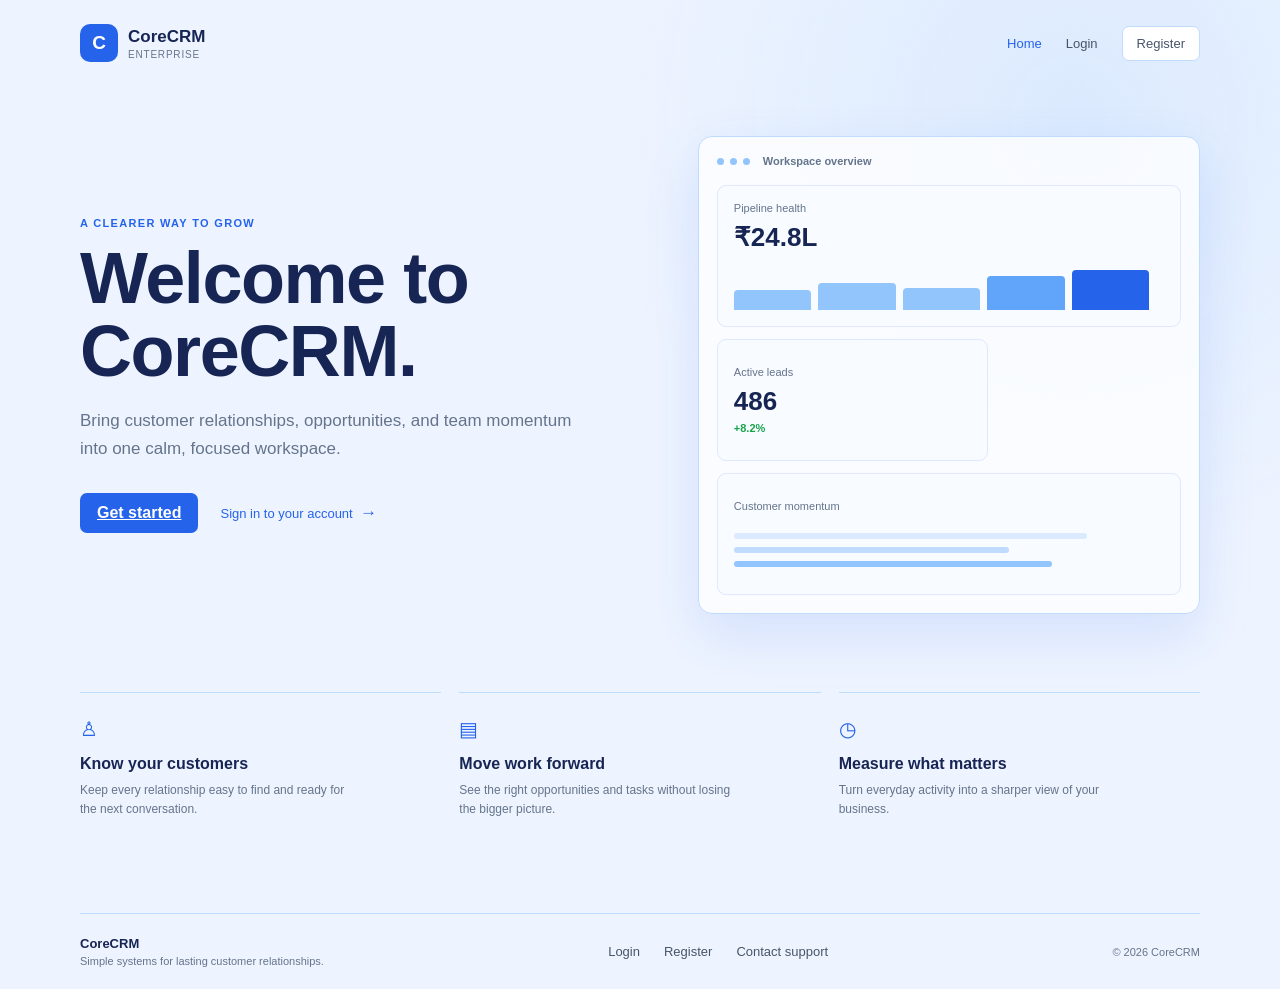
<file: index.html>
<!DOCTYPE html>
<html lang="en">
<head>
    <meta charset="UTF-8">
    <meta name="viewport" content="width=device-width, initial-scale=1.0">
    <title>CoreCRM | Home</title>
    <link rel="stylesheet" href="styles.css">
</head>

<body class="landing-page">

<div class="landing-shell">
    <header class="site-nav">
        <a class="brand" href="index.html"><span class="brand-mark">C</span><span><strong>CoreCRM</strong><small>Enterprise</small></span></a>
        <nav class="site-links" aria-label="Main navigation">
            <a class="active" href="index.html">Home</a>
            <a href="Login.html">Login</a>
            <a class="site-link-button" href="register.html">Register</a>
        </nav>
    </header>
    <main class="landing-main">
        <section class="landing-hero">
            <div class="hero-copy">
                <p class="eyebrow">A clearer way to grow</p>
                <h1>Welcome to CoreCRM.</h1>
                <p class="hero-text">Bring customer relationships, opportunities, and team momentum into one calm, focused workspace.</p>
                <div class="hero-actions"><a class="primary-btn" href="register.html">Get started</a><a class="text-link" href="Login.html">Sign in to your account <span>→</span></a></div>
            </div>
            <div class="hero-visual" aria-label="CoreCRM workspace preview"><div class="preview-top"><span></span><span></span><span></span><b>Workspace overview</b></div><div class="preview-grid"><div class="preview-card preview-wide"><small>Pipeline health</small><strong>₹24.8L</strong><div class="preview-bars"><i></i><i></i><i></i><i></i><i></i></div></div><div class="preview-card"><small>Active leads</small><strong>486</strong><em>+8.2%</em></div><div class="preview-card preview-wide"><small>Customer momentum</small><div class="preview-lines"><i></i><i></i><i></i></div></div></div></div>
        </section>
        <section class="landing-features"><div><span class="feature-icon">♙</span><h2>Know your customers</h2><p>Keep every relationship easy to find and ready for the next conversation.</p></div><div><span class="feature-icon">▤</span><h2>Move work forward</h2><p>See the right opportunities and tasks without losing the bigger picture.</p></div><div><span class="feature-icon">◷</span><h2>Measure what matters</h2><p>Turn everyday activity into a sharper view of your business.</p></div></section>
    </main>
    <footer class="site-footer"><div><strong>CoreCRM</strong><span>Simple systems for lasting customer relationships.</span></div><div class="footer-links"><a href="Login.html">Login</a><a href="register.html">Register</a><a href="Help.html">Contact support</a></div><span>© 2026 CoreCRM</span></footer>
</div>

<div class="app">

    <!-- SIDEBAR -->
    <aside class="sidebar">
        <div class="logo">
            <div class="logo-icon">C</div>
            <div>
                <h2>CoreCRM</h2>
                <span>Enterprise</span>
            </div>
        </div>

        <nav>
            <p class="menu-title">MAIN MENU</p>

            <a href="dashboard.html" class="nav-item active">
                <span>▣</span> Dashboard
            </a>

            <a href="Customers.html" class="nav-item">
                <span>♙</span> Customers
            </a>

            <a href="Leads.html" class="nav-item">
                <span>◈</span> Leads
            </a>

            <a href="Opportunities.html" class="nav-item">
                <span>▤</span> Opportunities
            </a>

            <a href="Tasks.html" class="nav-item">
                <span>✓</span> Tasks
            </a>

            <a href="Reports.html" class="nav-item">
                <span>▣</span> Reports
            </a>

            <p class="menu-title">MANAGEMENT</p>

            <a href="Settings.html" class="nav-item">
                <span>⚙</span> Settings
            </a>

            <a href="Help.html" class="nav-item">
                <span>?</span> Help & Support
            </a>
        </nav>

        <div class="user-profile">
            <div class="avatar">SP</div>
            <div>
                <strong>Swayam Patel</strong>
                <small>Administrator</small>
            </div>
        </div>
    </aside>


    <!-- MAIN CONTENT -->
    <main class="main">

        <!-- HEADER -->
        <header class="header">

            <div class="search">
                <span>⌕</span>
                <input type="text" placeholder="Search customers, leads...">
            </div>

            <div class="header-right">
                <button class="notification">♧</button>

                <div class="profile">
                    <div class="avatar">SP</div>
                    <div>
                        <strong>Swayam Patel</strong>
                        <small>Administrator</small>
                    </div>
                </div>
            </div>

        </header>


        <!-- DASHBOARD -->
        <section class="content">

            <div class="page-heading">
                <div>
                    <h1>Dashboard</h1>
                    <p>Welcome back! Here's what's happening with your business.</p>
                </div>

                <button class="primary-btn" onclick="openModal()">
                    + Add Customer
                </button>
            </div>


            <!-- STAT CARDS -->
            <div class="stats">

                <div class="stat-card">
                    <div class="stat-icon blue">♙</div>
                    <div>
                        <p>Total Customers</p>
                        <h2>2,458</h2>
                        <span class="positive">↑ 12.5%</span>
                        <small> vs last month</small>
                    </div>
                </div>

                <div class="stat-card">
                    <div class="stat-icon purple">◈</div>
                    <div>
                        <p>Active Leads</p>
                        <h2>486</h2>
                        <span class="positive">↑ 8.2%</span>
                        <small> vs last month</small>
                    </div>
                </div>

                <div class="stat-card">
                    <div class="stat-icon green">₹</div>
                    <div>
                        <p>Revenue</p>
                        <h2>₹24.8L</h2>
                        <span class="positive">↑ 18.4%</span>
                        <small> vs last month</small>
                    </div>
                </div>

                <div class="stat-card">
                    <div class="stat-icon orange">▤</div>
                    <div>
                        <p>Open Deals</p>
                        <h2>126</h2>
                        <span class="negative">↓ 3.1%</span>
                        <small> vs last month</small>
                    </div>
                </div>

            </div>


            <!-- MIDDLE SECTION -->
            <div class="dashboard-grid">

                <!-- SALES OVERVIEW -->
                <div class="panel sales-panel">

                    <div class="panel-header">
                        <div>
                            <h3>Sales Overview</h3>
                            <p>Monthly revenue performance</p>
                        </div>

                        <select>
                            <option>Last 6 Months</option>
                            <option>Last 12 Months</option>
                        </select>
                    </div>

                    <div class="chart">

                        <div class="y-axis">
                            <span>₹10L</span>
                            <span>₹8L</span>
                            <span>₹6L</span>
                            <span>₹4L</span>
                            <span>₹2L</span>
                            <span>₹0</span>
                        </div>

                        <div class="bars">

                            <div class="bar-column">
                                <div class="bar" style="height:45%"></div>
                                <span>Apr</span>
                            </div>

                            <div class="bar-column">
                                <div class="bar" style="height:60%"></div>
                                <span>May</span>
                            </div>

                            <div class="bar-column">
                                <div class="bar" style="height:52%"></div>
                                <span>Jun</span>
                            </div>

                            <div class="bar-column">
                                <div class="bar" style="height:75%"></div>
                                <span>Jul</span>
                            </div>

                            <div class="bar-column">
                                <div class="bar" style="height:68%"></div>
                                <span>Aug</span>
                            </div>

                            <div class="bar-column">
                                <div class="bar current" style="height:90%"></div>
                                <span>Sep</span>
                            </div>

                        </div>

                    </div>
                </div>


                <!-- SALES PIPELINE -->
                <div class="panel">

                    <div class="panel-header">
                        <div>
                            <h3>Sales Pipeline</h3>
                            <p>Current opportunities</p>
                        </div>

                        <button class="more">•••</button>
                    </div>

                    <div class="pipeline">

                        <div class="pipeline-row">
                            <div class="pipeline-info">
                                <span>Prospecting</span>
                                <strong>₹8.4L</strong>
                            </div>
                            <div class="progress">
                                <div style="width:80%"></div>
                            </div>
                            <small>32 deals</small>
                        </div>

                        <div class="pipeline-row">
                            <div class="pipeline-info">
                                <span>Qualification</span>
                                <strong>₹6.2L</strong>
                            </div>
                            <div class="progress">
                                <div style="width:65%"></div>
                            </div>
                            <small>24 deals</small>
                        </div>

                        <div class="pipeline-row">
                            <div class="pipeline-info">
                                <span>Proposal</span>
                                <strong>₹4.8L</strong>
                            </div>
                            <div class="progress">
                                <div style="width:48%"></div>
                            </div>
                            <small>18 deals</small>
                        </div>

                        <div class="pipeline-row">
                            <div class="pipeline-info">
                                <span>Negotiation</span>
                                <strong>₹3.5L</strong>
                            </div>
                            <div class="progress">
                                <div style="width:35%"></div>
                            </div>
                            <small>12 deals</small>
                        </div>

                    </div>
                </div>

            </div>


            <!-- CUSTOMER TABLE -->
            <div class="panel customers-panel">

                <div class="panel-header">
                    <div>
                        <h3>Recent Customers</h3>
                        <p>Recently added customers</p>
                    </div>

                    <button class="outline-btn">View All</button>
                </div>

                <div class="table-container">

                    <table>

                        <thead>
                            <tr>
                                <th>Customer</th>
                                <th>Company</th>
                                <th>Status</th>
                                <th>Deal Value</th>
                                <th>Last Contact</th>
                                <th>Action</th>
                            </tr>
                        </thead>

                        <tbody>

                            <tr>
                                <td>
                                    <div class="customer">
                                        <div class="customer-avatar a1">AS</div>
                                        <div>
                                            <strong>Arjun Sharma</strong>
                                            <small>arjun@email.com</small>
                                        </div>
                                    </div>
                                </td>

                                <td>TechNova Pvt Ltd</td>

                                <td>
                                    <span class="badge active-status">Active</span>
                                </td>

                                <td>₹2,40,000</td>

                                <td>Today, 10:30 AM</td>

                                <td>
                                    <button class="action">•••</button>
                                </td>
                            </tr>


                            <tr>
                                <td>
                                    <div class="customer">
                                        <div class="customer-avatar a2">PK</div>
                                        <div>
                                            <strong>Priya Kapoor</strong>
                                            <small>priya@email.com</small>
                                        </div>
                                    </div>
                                </td>

                                <td>Global Solutions</td>

                                <td>
                                    <span class="badge pending-status">Pending</span>
                                </td>

                                <td>₹1,85,000</td>

                                <td>Yesterday</td>

                                <td>
                                    <button class="action">•••</button>
                                </td>
                            </tr>


                            <tr>
                                <td>
                                    <div class="customer">
                                        <div class="customer-avatar a3">RK</div>
                                        <div>
                                            <strong>Rahul Kumar</strong>
                                            <small>rahul@email.com</small>
                                        </div>
                                    </div>
                                </td>

                                <td>Innovate Systems</td>

                                <td>
                                    <span class="badge active-status">Active</span>
                                </td>

                                <td>₹3,20,000</td>

                                <td>Sep 5, 2026</td>

                                <td>
                                    <button class="action">•••</button>
                                </td>
                            </tr>


                            <tr>
                                <td>
                                    <div class="customer">
                                        <div class="customer-avatar a4">NM</div>
                                        <div>
                                            <strong>Neha Mehta</strong>
                                            <small>neha@email.com</small>
                                        </div>
                                    </div>
                                </td>

                                <td>FutureTech Ltd</td>

                                <td>
                                    <span class="badge inactive-status">Inactive</span>
                                </td>

                                <td>₹95,000</td>

                                <td>Sep 3, 2026</td>

                                <td>
                                    <button class="action">•••</button>
                                </td>
                            </tr>

                        </tbody>

                    </table>

                </div>

            </div>


            <!-- BOTTOM -->
            <div class="bottom-grid">

                <div class="panel">

                    <div class="panel-header">
                        <div>
                            <h3>Upcoming Activities</h3>
                            <p>Your scheduled activities</p>
                        </div>

                        <button class="outline-btn">View All</button>
                    </div>

                    <div class="activity">

                        <div class="activity-icon">☎</div>

                        <div>
                            <strong>Call with Arjun Sharma</strong>
                            <p>Discuss project requirements</p>
                            <small>Today • 2:30 PM</small>
                        </div>

                    </div>

                    <div class="activity">

                        <div class="activity-icon">▣</div>

                        <div>
                            <strong>Product Demo</strong>
                            <p>Global Solutions</p>
                            <small>Tomorrow • 11:00 AM</small>
                        </div>

                    </div>

                    <div class="activity">

                        <div class="activity-icon">✉</div>

                        <div>
                            <strong>Follow-up Email</strong>
                            <p>Innovate Systems</p>
                            <small>Sep 10 • 3:00 PM</small>
                        </div>

                    </div>

                </div>


                <div class="panel quick-panel">

                    <h3>Quick Actions</h3>

                    <button onclick="openModal()">＋ Add Customer</button>
                    <button>＋ Create Lead</button>
                    <button>＋ Add Opportunity</button>
                    <button>▤ Generate Report</button>

                </div>

            </div>

        </section>

    </main>

</div>


<!-- ADD CUSTOMER MODAL -->

<div class="modal-overlay" id="customerModal">

    <div class="modal">

        <div class="modal-header">
            <h2>Add New Customer</h2>
            <button onclick="closeModal()">×</button>
        </div>

        <form onsubmit="addCustomer(event)">

            <label>Customer Name</label>
            <input type="text" id="customerName" required>

            <label>Email</label>
            <input type="email" required>

            <label>Company</label>
            <input type="text" required>

            <label>Deal Value</label>
            <input type="number" placeholder="₹">

            <div class="modal-actions">
                <button type="button" class="outline-btn" onclick="closeModal()">
                    Cancel
                </button>

                <button class="primary-btn">
                    Add Customer
                </button>
            </div>

        </form>

    </div>

</div>


<script src="script.js"></script>

</body>
</html>
</file>
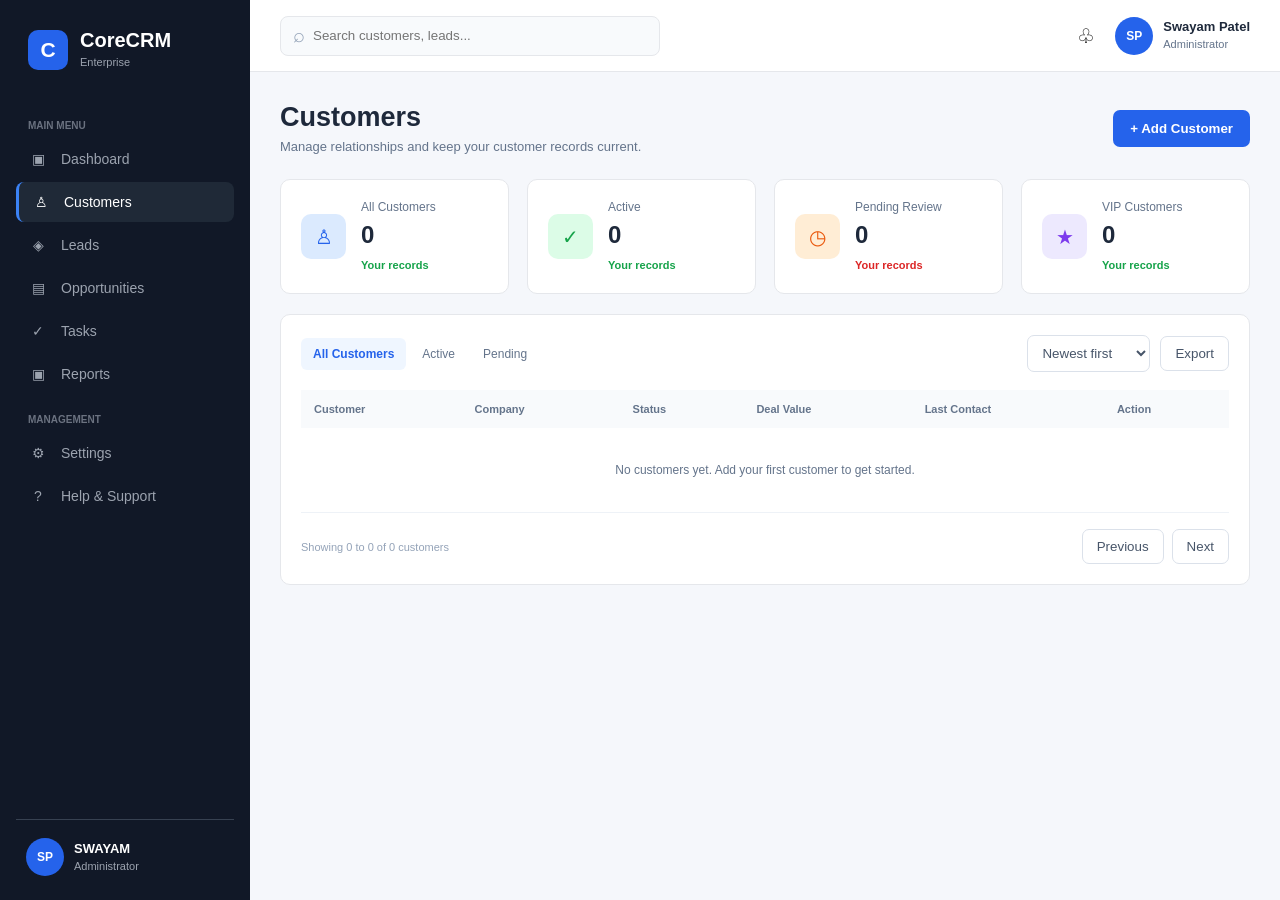
<file: Customers.html>
<!DOCTYPE html>
<html lang="en">
<head>
    <meta charset="UTF-8">
    <meta name="viewport" content="width=device-width, initial-scale=1.0">
    <title>Customers | CoreCRM</title>
    <link rel="stylesheet" href="styles.css">
</head>
<body>
<div class="app">
    <aside class="sidebar">
        <div class="logo"><div class="logo-icon">C</div><div><h2>CoreCRM</h2><span>Enterprise</span></div></div>
        <nav>
            <p class="menu-title">MAIN MENU</p>
            <a href="index.html" class="nav-item"><span>▣</span> Dashboard</a>
            <a href="Customers.html" class="nav-item active"><span>♙</span> Customers</a>
            <a href="Leads.html" class="nav-item"><span>◈</span> Leads</a>
            <a href="Opportunities.html" class="nav-item"><span>▤</span> Opportunities</a>
            <a href="Tasks.html" class="nav-item"><span>✓</span> Tasks</a>
            <a href="Reports.html" class="nav-item"><span>▣</span> Reports</a>
            <p class="menu-title">MANAGEMENT</p>
            <a href="Settings.html" class="nav-item"><span>⚙</span> Settings</a>
            <a href="Help.html" class="nav-item"><span>?</span> Help &amp; Support</a>
        </nav>
        <div class="user-profile"><div class="avatar">SP</div><div><strong>SWAYAM</strong><small>Administrator</small></div></div>
    </aside>
    <main class="main">
        <header class="header"><div class="search"><span>⌕</span><input type="text" placeholder="Search customers, leads..."></div><div class="header-right"><button class="notification">♧</button><div class="profile"><div class="avatar">SP</div><div><strong>Swayam Patel</strong><small>Administrator</small></div></div></div></header>
        <section class="content">
            <div class="page-heading"><div><h1>Customers</h1><p>Manage relationships and keep your customer records current.</p></div><button class="primary-btn" onclick="openModal()">+ Add Customer</button></div>
            <div class="stats compact-stats"><div class="stat-card"><div class="stat-icon blue">♙</div><div><p>All Customers</p><h2 data-customer-stat="all">0</h2><span class="positive">Your records</span></div></div><div class="stat-card"><div class="stat-icon green">✓</div><div><p>Active</p><h2 data-customer-stat="active">0</h2><span class="positive">Your records</span></div></div><div class="stat-card"><div class="stat-icon orange">◷</div><div><p>Pending Review</p><h2 data-customer-stat="pending">0</h2><span class="negative">Your records</span></div></div><div class="stat-card"><div class="stat-icon purple">★</div><div><p>VIP Customers</p><h2 data-customer-stat="vip">0</h2><span class="positive">Your records</span></div></div></div>
            <div class="panel customers-panel"><div class="toolbar"><div class="filter-tabs"><button class="filter-tab active">All Customers</button><button class="filter-tab">Active</button><button class="filter-tab">Pending</button></div><div class="toolbar-actions"><select><option>Newest first</option><option>Name A-Z</option><option>Highest value</option></select><button class="outline-btn" onclick="exportCustomers()">Export</button></div></div>
                <div class="table-container"><table><thead><tr><th>Customer</th><th>Company</th><th>Status</th><th>Deal Value</th><th>Last Contact</th><th>Action</th></tr></thead><tbody id="customerTableBody"></tbody></table></div><div class="table-footer"><span>Showing 0 to 0 of 0 customers</span><div><button class="outline-btn">Previous</button><button class="outline-btn">Next</button></div></div>
            </div>
        </section>
    </main>
</div>
<div class="modal-overlay" id="customerModal"><div class="modal"><div class="modal-header"><h2>Add New Customer</h2><button onclick="closeModal()">×</button></div><form onsubmit="addCustomer(event)"><label>Customer Name</label><input type="text" id="customerName" required><label>Email</label><input type="email" required><label>Company</label><input type="text" name="company" required><label>Deal Value</label><input type="number" id="customerValue" min="0" step="0.01" placeholder="₹"><div class="modal-actions"><button type="button" class="outline-btn" onclick="closeModal()">Cancel</button><button class="primary-btn">Add Customer</button></div></form></div></div>
<script src="script.js"></script>
</body>
</html>
</file>
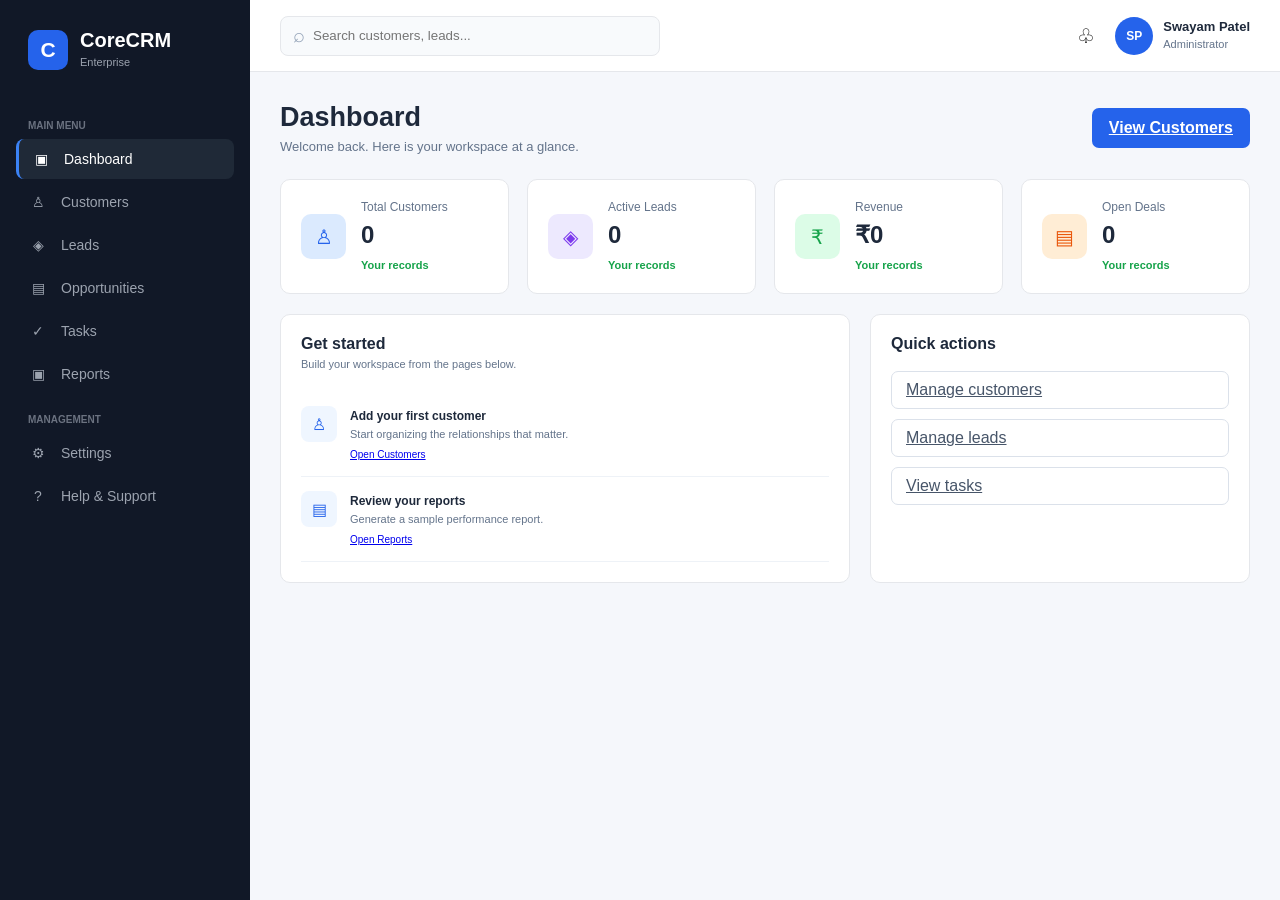
<file: dashboard.html>
<!DOCTYPE html>
<html lang="en">
<head>
    <meta charset="UTF-8">
    <meta name="viewport" content="width=device-width, initial-scale=1.0">
    <title>Dashboard | CoreCRM</title>
    <link rel="stylesheet" href="styles.css">
    <script src="script.js" defer></script>
</head>
<body>
<div class="app">
    <aside class="sidebar">
        <div class="logo"><div class="logo-icon">C</div><div><h2>CoreCRM</h2><span>Enterprise</span></div></div>
        <nav>
            <p class="menu-title">MAIN MENU</p>
            <a href="dashboard.html" class="nav-item active"><span>▣</span> Dashboard</a>
            <a href="Customers.html" class="nav-item"><span>♙</span> Customers</a>
            <a href="Leads.html" class="nav-item"><span>◈</span> Leads</a>
            <a href="Opportunities.html" class="nav-item"><span>▤</span> Opportunities</a>
            <a href="Tasks.html" class="nav-item"><span>✓</span> Tasks</a>
            <a href="Reports.html" class="nav-item"><span>▣</span> Reports</a>
            <p class="menu-title">MANAGEMENT</p>
            <a href="Settings.html" class="nav-item"><span>⚙</span> Settings</a>
            <a href="Help.html" class="nav-item"><span>?</span> Help &amp; Support</a>
        </nav>
    </aside>
    <main class="main">
        <header class="header"><div class="search"><span>⌕</span><input type="text" placeholder="Search customers, leads..."></div><div class="header-right"><button class="notification">♧</button><div class="profile"><div class="avatar">SP</div><div><strong>Swayam Patel</strong><small>Administrator</small></div></div></div></header>
        <section class="content">
            <div class="page-heading"><div><h1>Dashboard</h1><p>Welcome back. Here is your workspace at a glance.</p></div><a class="primary-btn" href="Customers.html">View Customers</a></div>
            <div class="stats"><div class="stat-card"><div class="stat-icon blue">♙</div><div><p>Total Customers</p><h2>0</h2><span class="positive">Your records</span></div></div><div class="stat-card"><div class="stat-icon purple">◈</div><div><p>Active Leads</p><h2>0</h2><span class="positive">Your records</span></div></div><div class="stat-card"><div class="stat-icon green">₹</div><div><p>Revenue</p><h2>₹0</h2><span class="positive">Your records</span></div></div><div class="stat-card"><div class="stat-icon orange">▤</div><div><p>Open Deals</p><h2>0</h2><span class="positive">Your records</span></div></div></div>
            <div class="dashboard-grid"><div class="panel"><div class="panel-header"><div><h3>Get started</h3><p>Build your workspace from the pages below.</p></div></div><div class="activity"><div class="activity-icon">♙</div><div><strong>Add your first customer</strong><p>Start organizing the relationships that matter.</p><small><a href="Customers.html">Open Customers</a></small></div></div><div class="activity"><div class="activity-icon">▤</div><div><strong>Review your reports</strong><p>Generate a sample performance report.</p><small><a href="Reports.html">Open Reports</a></small></div></div></div><div class="panel quick-panel"><h3>Quick actions</h3><a href="Customers.html" class="outline-btn">Manage customers</a><a href="Leads.html" class="outline-btn">Manage leads</a><a href="Tasks.html" class="outline-btn">View tasks</a></div></div>
        </section>
    </main>
</div>
</body>
</html>
</file>
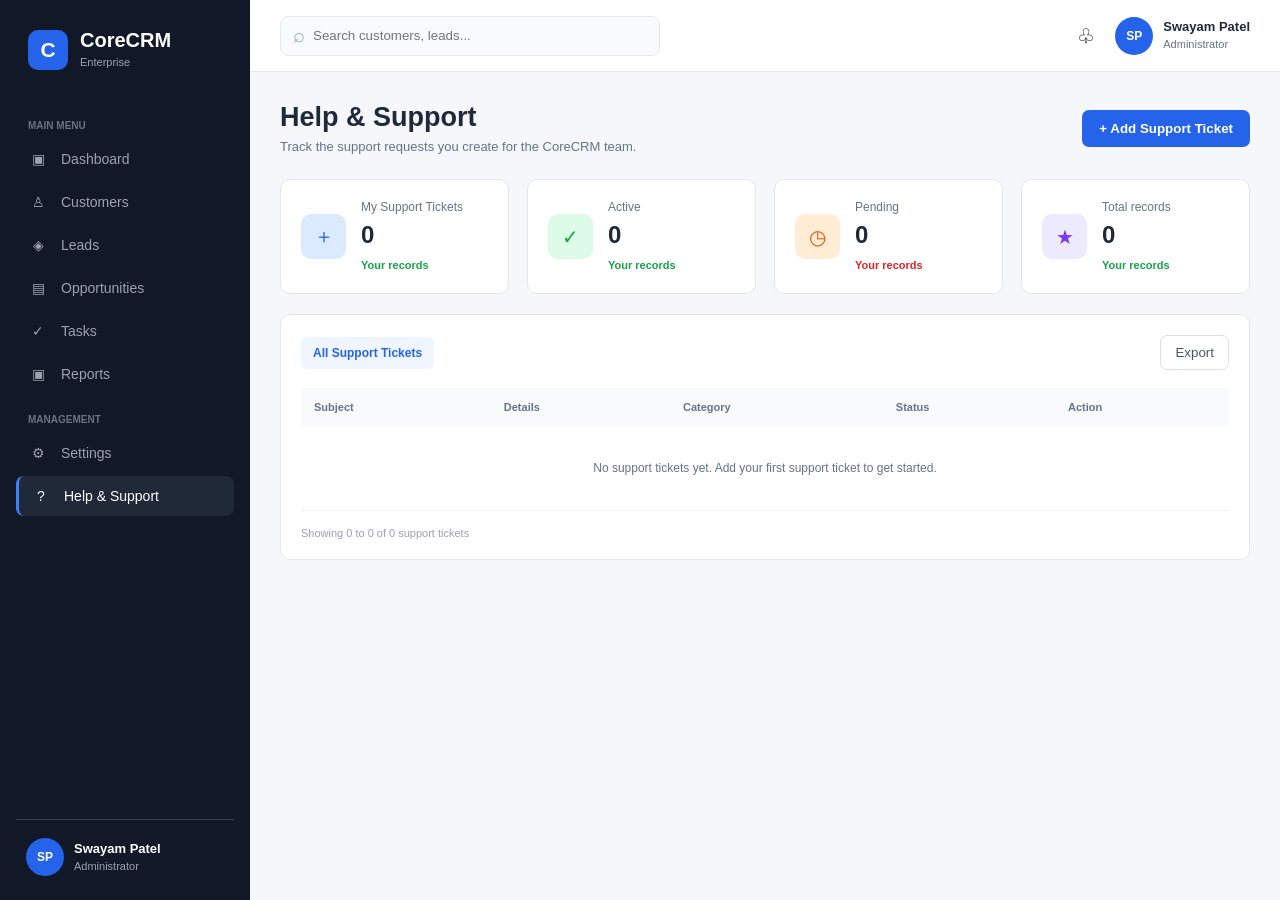
<file: Help.html>
<!DOCTYPE html>
<script src="script.js"></script>
<html lang="en"><head><meta charset="UTF-8"><meta name="viewport" content="width=device-width, initial-scale=1.0"><title>Help &amp; Support | CoreCRM</title><link rel="stylesheet" href="styles.css"></head>
<body><div class="app"><aside class="sidebar"><div class="logo"><div class="logo-icon">C</div><div><h2>CoreCRM</h2><span>Enterprise</span></div></div><nav><p class="menu-title">MAIN MENU</p><a href="index.html" class="nav-item"><span>▣</span> Dashboard</a><a href="Customers.html" class="nav-item"><span>♙</span> Customers</a><a href="Leads.html" class="nav-item"><span>◈</span> Leads</a><a href="Opportunities.html" class="nav-item"><span>▤</span> Opportunities</a><a href="Tasks.html" class="nav-item"><span>✓</span> Tasks</a><a href="Reports.html" class="nav-item"><span>▣</span> Reports</a><p class="menu-title">MANAGEMENT</p><a href="Settings.html" class="nav-item"><span>⚙</span> Settings</a><a href="Help.html" class="nav-item active"><span>?</span> Help &amp; Support</a></nav><div class="user-profile"><div class="avatar">SP</div><div><strong>Swayam Patel</strong><small>Administrator</small></div></div></aside>
<main class="main"><header class="header"><div class="search"><span>⌕</span><input type="text" placeholder="Search customers, leads..."></div><div class="header-right"><button class="notification">♧</button><div class="profile"><div class="avatar">SP</div><div><strong>Swayam Patel</strong><small>Administrator</small></div></div></div></header><section class="content"><div class="page-heading"><div><h1>Help &amp; Support</h1><p>Find answers quickly or connect with the CoreCRM support team.</p></div><button class="primary-btn">Contact Support</button></div><div class="support-search panel"><h3>How can we help?</h3><div class="search support-input"><span>⌕</span><input type="search" placeholder="Search the help center"></div></div><div class="support-grid"><div class="panel"><div class="panel-header"><div><h3>Popular Topics</h3><p>Quick answers for common questions</p></div></div><a class="help-link" href="#"><span class="stat-icon blue">♙</span><span><strong>Managing customers</strong><small>Add, edit, and organize customer records</small></span><b>›</b></a><a class="help-link" href="#"><span class="stat-icon green">◈</span><span><strong>Leads and opportunities</strong><small>Understand your sales pipeline</small></span><b>›</b></a><a class="help-link" href="#"><span class="stat-icon orange">✓</span><span><strong>Tasks and reminders</strong><small>Keep your team moving forward</small></span><b>›</b></a></div><div class="panel"><div class="panel-header"><div><h3>Support Status</h3><p>We are here when you need us</p></div></div><div class="support-status"><span class="status-light"></span><strong>All systems operational</strong></div><p class="support-copy">Our support team typically replies within one business day.</p><button class="outline-btn">Open a support ticket</button></div></div></section></main></div></body></html>
</file>
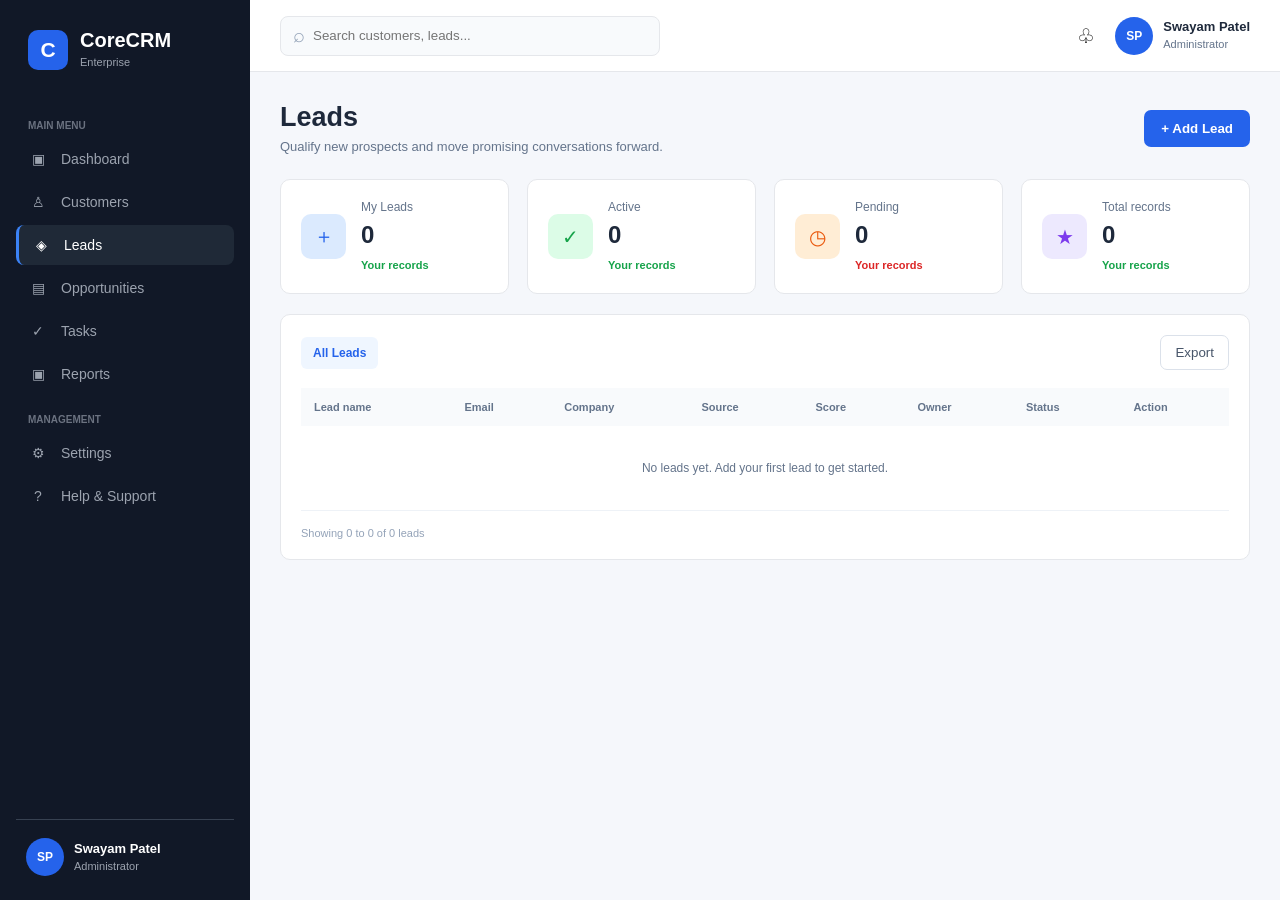
<file: Leads.html>
<!DOCTYPE html>
<script src="script.js"></script>
<html lang="en"><head><meta charset="UTF-8"><meta name="viewport" content="width=device-width, initial-scale=1.0"><title>Leads | CoreCRM</title><link rel="stylesheet" href="styles.css"></head>
<body><div class="app"><aside class="sidebar"><div class="logo"><div class="logo-icon">C</div><div><h2>CoreCRM</h2><span>Enterprise</span></div></div><nav><p class="menu-title">MAIN MENU</p><a href="index.html" class="nav-item"><span>▣</span> Dashboard</a><a href="Customers.html" class="nav-item"><span>♙</span> Customers</a><a href="Leads.html" class="nav-item active"><span>◈</span> Leads</a><a href="Opportunities.html" class="nav-item"><span>▤</span> Opportunities</a><a href="Tasks.html" class="nav-item"><span>✓</span> Tasks</a><a href="Reports.html" class="nav-item"><span>▣</span> Reports</a><p class="menu-title">MANAGEMENT</p><a href="Settings.html" class="nav-item"><span>⚙</span> Settings</a><a href="Help.html" class="nav-item"><span>?</span> Help &amp; Support</a></nav><div class="user-profile"><div class="avatar">SP</div><div><strong>Swayam Patel</strong><small>Administrator</small></div></div></aside>
<main class="main"><header class="header"><div class="search"><span>⌕</span><input type="text" placeholder="Search customers, leads..."></div><div class="header-right"><button class="notification">♧</button><div class="profile"><div class="avatar">SP</div><div><strong>Swayam Patel</strong><small>Administrator</small></div></div></div></header><section class="content"><div class="page-heading"><div><h1>Leads</h1><p>Qualify new prospects and move promising conversations forward.</p></div><button class="primary-btn">+ Add Lead</button></div><div class="stats compact-stats"><div class="stat-card"><div class="stat-icon purple">◈</div><div><p>Total Leads</p><h2>486</h2><span class="positive">↑ 8.2%</span></div></div><div class="stat-card"><div class="stat-icon blue">◷</div><div><p>New This Week</p><h2>42</h2><span class="positive">↑ 12.6%</span></div></div><div class="stat-card"><div class="stat-icon orange">!</div><div><p>Needs Follow-up</p><h2>68</h2><span class="negative">↓ 4.5%</span></div></div><div class="stat-card"><div class="stat-icon green">✓</div><div><p>Qualified</p><h2>156</h2><span class="positive">↑ 6.4%</span></div></div></div><div class="panel customers-panel"><div class="toolbar"><div class="filter-tabs"><button class="filter-tab active">All Leads</button><button class="filter-tab">New</button><button class="filter-tab">Qualified</button><button class="filter-tab">Contacted</button></div><div class="toolbar-actions"><select><option>Newest first</option><option>Highest score</option></select><button class="outline-btn">Export</button></div></div><div class="table-container"><table><thead><tr><th>Lead</th><th>Company</th><th>Source</th><th>Score</th><th>Owner</th><th>Status</th></tr></thead><tbody><tr><td><div class="customer"><div class="customer-avatar a1">AK</div><div><strong>Ananya Khanna</strong><small>ananya@brightlabs.com</small></div></div></td><td>BrightLabs</td><td>Website</td><td><strong>92</strong></td><td>Arjun Sharma</td><td><span class="badge active-status">Qualified</span></td></tr><tr><td><div class="customer"><div class="customer-avatar a2">VM</div><div><strong>Vikram Malhotra</strong><small>vikram@orbitworks.com</small></div></div></td><td>OrbitWorks</td><td>Referral</td><td><strong>78</strong></td><td>Priya Kapoor</td><td><span class="badge pending-status">Contacted</span></td></tr><tr><td><div class="customer"><div class="customer-avatar a3">SI</div><div><strong>Sana Iqbal</strong><small>sana@northstar.io</small></div></div></td><td>Northstar IO</td><td>Event</td><td><strong>64</strong></td><td>Rahul Kumar</td><td><span class="badge inactive-status">New</span></td></tr></tbody></table></div></div></section></main></div></body></html>
</file>
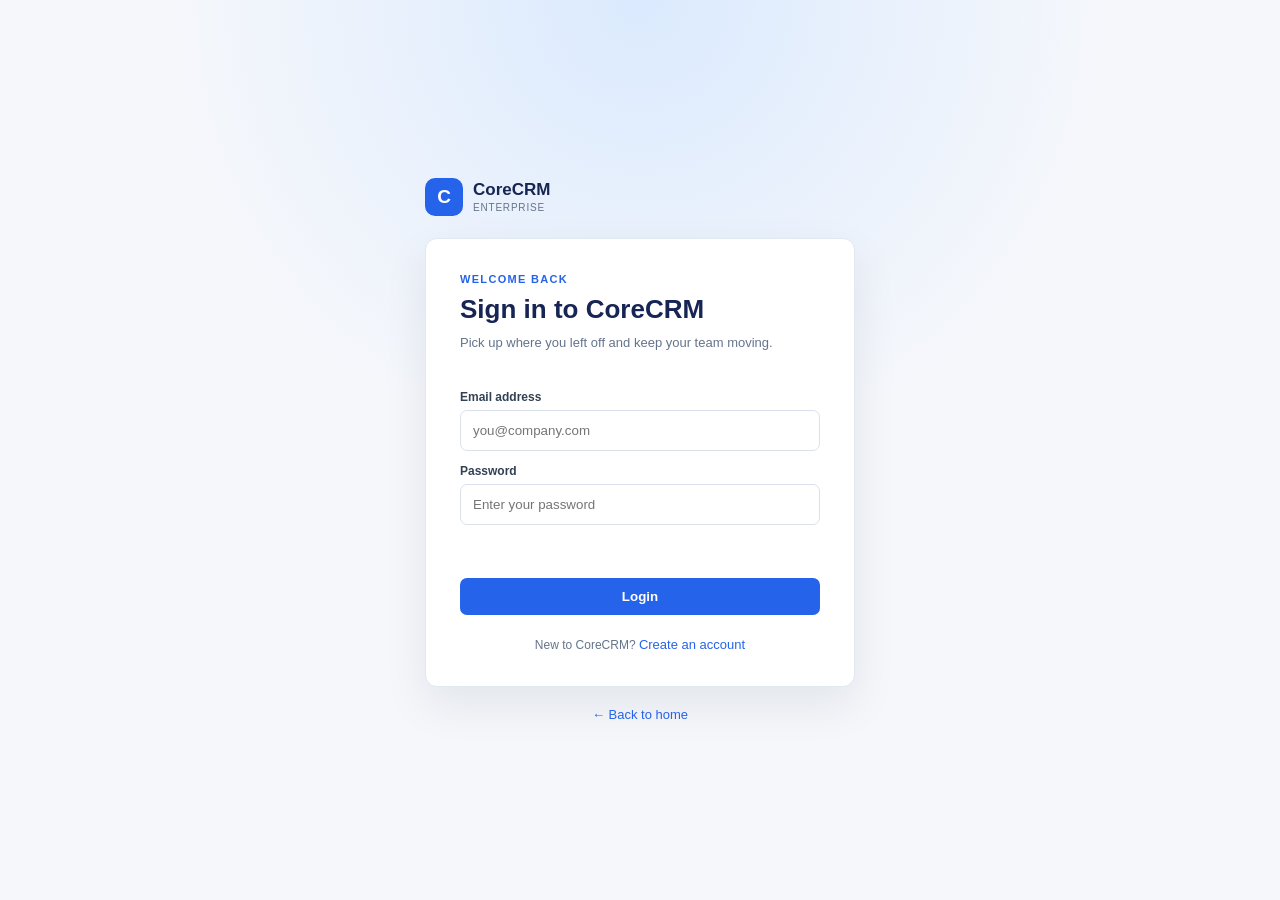
<file: Login.html>
<!DOCTYPE html>
<html lang="en">
<head>
    <meta charset="UTF-8">
    <meta name="viewport" content="width=device-width, initial-scale=1.0">
    <title>Login | CoreCRM</title>
    <link rel="stylesheet" href="styles.css">
    <script src="script.js" defer></script>
</head>
<body class="auth-page">
    <main class="auth-shell">
        <a class="brand auth-brand" href="index.html"><span class="brand-mark">C</span><span><strong>CoreCRM</strong><small>Enterprise</small></span></a>
        <section class="auth-card">
            <p class="eyebrow">Welcome back</p>
            <h1>Sign in to CoreCRM</h1>
            <p class="auth-intro">Pick up where you left off and keep your team moving.</p>
            <form class="auth-form" onsubmit="handleLogin(event)">
                <label for="loginEmail">Email address</label>
                <input id="loginEmail" type="email" placeholder="you@company.com" required>
                <label for="loginPassword">Password</label>
                <input id="loginPassword" type="password" placeholder="Enter your password" required>
                <p class="auth-message" id="loginMessage" role="alert" aria-live="polite"></p>
                <button class="primary-btn auth-submit" type="submit">Login</button>
            </form>
            <p class="auth-switch">New to CoreCRM? <a href="register.html">Create an account</a></p>
        </section>
        <p class="auth-footer"><a href="index.html">← Back to home</a></p>
    </main>
</body>
</html>
</file>
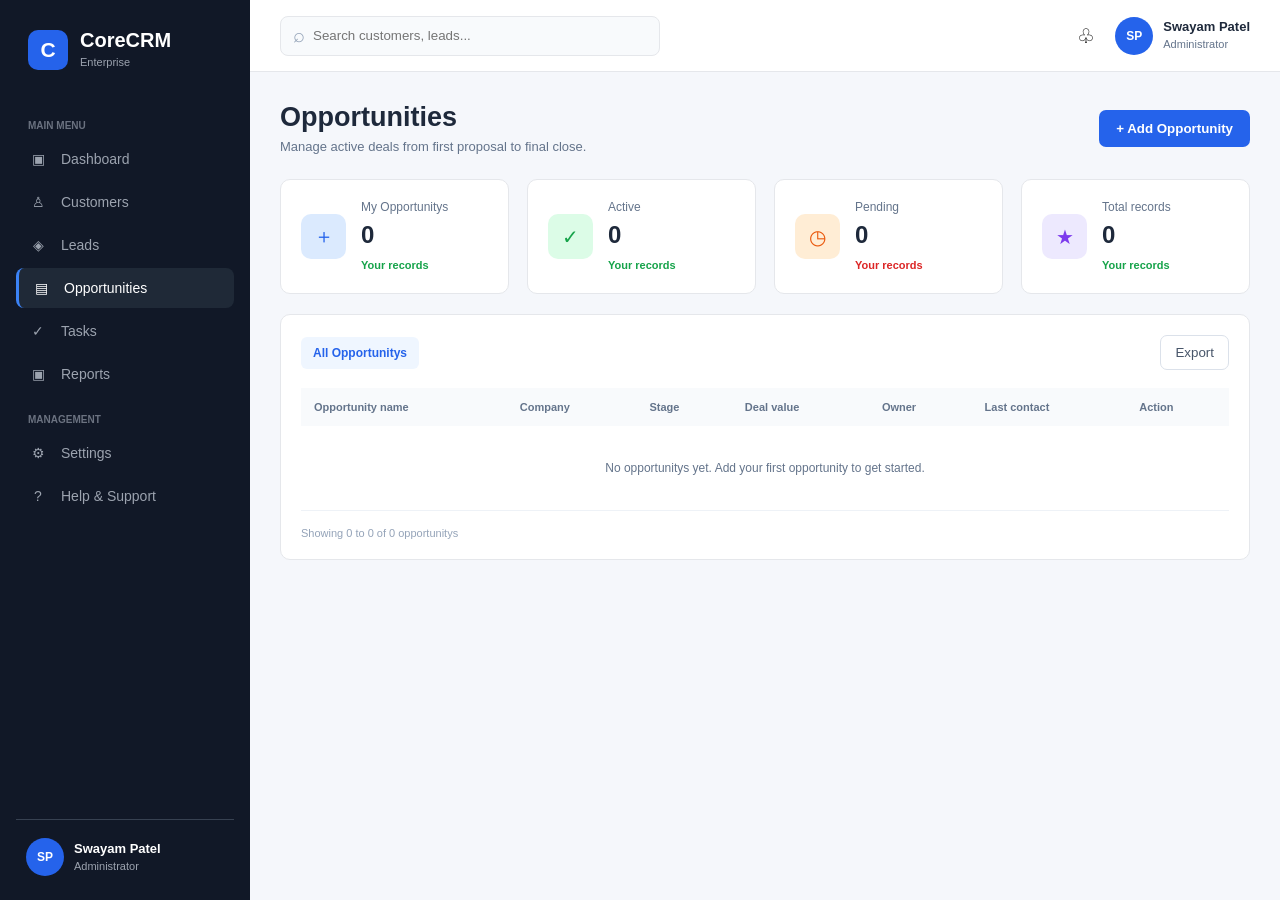
<file: Opportunities.html>
<!DOCTYPE html>
<script src="script.js"></script>
<html lang="en"><head><meta charset="UTF-8"><meta name="viewport" content="width=device-width, initial-scale=1.0"><title>Opportunities | CoreCRM</title><link rel="stylesheet" href="styles.css"></head>
<body><div class="app"><aside class="sidebar"><div class="logo"><div class="logo-icon">C</div><div><h2>CoreCRM</h2><span>Enterprise</span></div></div><nav><p class="menu-title">MAIN MENU</p><a href="index.html" class="nav-item"><span>▣</span> Dashboard</a><a href="Customers.html" class="nav-item"><span>♙</span> Customers</a><a href="Leads.html" class="nav-item"><span>◈</span> Leads</a><a href="Opportunities.html" class="nav-item active"><span>▤</span> Opportunities</a><a href="Tasks.html" class="nav-item"><span>✓</span> Tasks</a><a href="Reports.html" class="nav-item"><span>▣</span> Reports</a><p class="menu-title">MANAGEMENT</p><a href="Settings.html" class="nav-item"><span>⚙</span> Settings</a><a href="Help.html" class="nav-item"><span>?</span> Help &amp; Support</a></nav><div class="user-profile"><div class="avatar">SP</div><div><strong>Swayam Patel</strong><small>Administrator</small></div></div></aside>
<main class="main"><header class="header"><div class="search"><span>⌕</span><input type="text" placeholder="Search customers, leads..."></div><div class="header-right"><button class="notification">♧</button><div class="profile"><div class="avatar">SP</div><div><strong>Swayam Patel</strong><small>Administrator</small></div></div></div></header><section class="content"><div class="page-heading"><div><h1>Opportunities</h1><p>Manage active deals from first proposal to final close.</p></div><button class="primary-btn">+ Add Opportunity</button></div><div class="stats compact-stats"><div class="stat-card"><div class="stat-icon orange">▤</div><div><p>Open Opportunities</p><h2>126</h2><span class="negative">↓ 3.1%</span></div></div><div class="stat-card"><div class="stat-icon blue">₹</div><div><p>Pipeline Value</p><h2>₹22.9L</h2><span class="positive">↑ 11.8%</span></div></div><div class="stat-card"><div class="stat-icon green">✓</div><div><p>Won This Month</p><h2>₹8.6L</h2><span class="positive">↑ 18.4%</span></div></div><div class="stat-card"><div class="stat-icon purple">%</div><div><p>Win Rate</p><h2>42.8%</h2><span class="positive">↑ 4.6%</span></div></div></div><div class="pipeline-board"><div class="panel"><div class="panel-header"><h3>Prospecting <span class="badge inactive-status">32</span></h3><button class="more">•••</button></div><div class="deal-card"><strong>TechNova CRM rollout</strong><span>Arjun Sharma</span><b>₹2.4L</b></div><div class="deal-card"><strong>OrbitWorks renewal</strong><span>Priya Kapoor</span><b>₹1.8L</b></div></div><div class="panel"><div class="panel-header"><h3>Proposal <span class="badge pending-status">18</span></h3><button class="more">•••</button></div><div class="deal-card"><strong>Global Solutions suite</strong><span>Priya Kapoor</span><b>₹2.9L</b></div><div class="deal-card"><strong>Northstar expansion</strong><span>Rahul Kumar</span><b>₹1.9L</b></div></div><div class="panel"><div class="panel-header"><h3>Negotiation <span class="badge active-status">12</span></h3><button class="more">•••</button></div><div class="deal-card"><strong>Innovate Systems plan</strong><span>Rahul Kumar</span><b>₹3.5L</b></div></div></div></section></main></div></body></html>
</file>
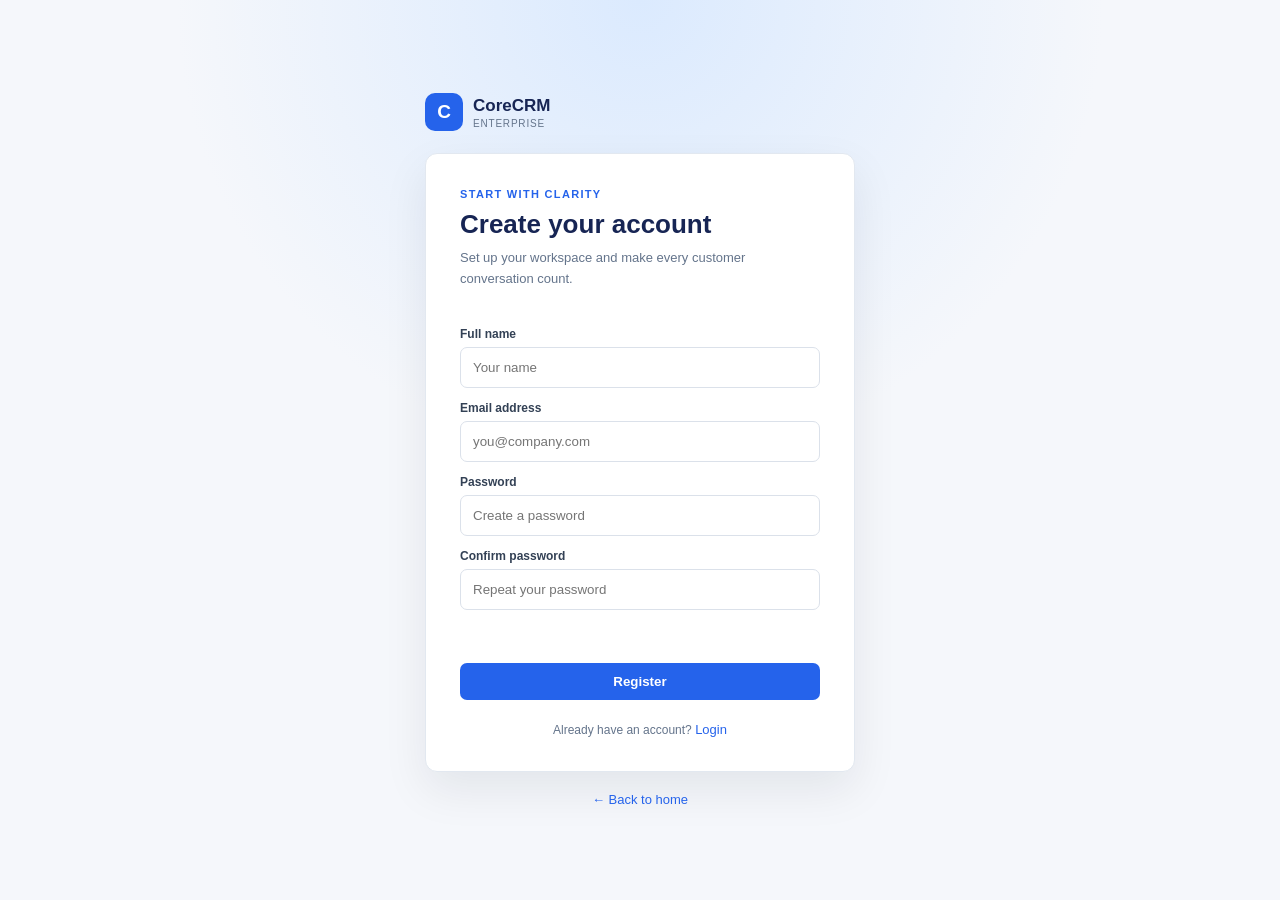
<file: register.html>
<!DOCTYPE html>
<html lang="en">
<head>
    <meta charset="UTF-8">
    <meta name="viewport" content="width=device-width, initial-scale=1.0">
    <title>Register | CoreCRM</title>
    <link rel="stylesheet" href="styles.css">
    <script src="script.js" defer></script>
</head>
<body class="auth-page">
    <main class="auth-shell">
        <a class="brand auth-brand" href="index.html"><span class="brand-mark">C</span><span><strong>CoreCRM</strong><small>Enterprise</small></span></a>
        <section class="auth-card">
            <p class="eyebrow">Start with clarity</p>
            <h1>Create your account</h1>
            <p class="auth-intro">Set up your workspace and make every customer conversation count.</p>
            <form class="auth-form" onsubmit="handleRegister(event)">
                <label for="registerName">Full name</label>
                <input id="registerName" type="text" placeholder="Your name" required>
                <label for="registerEmail">Email address</label>
                <input id="registerEmail" type="email" placeholder="you@company.com" required>
                <label for="registerPassword">Password</label>
                <input id="registerPassword" type="password" placeholder="Create a password" required>
                <label for="confirmPassword">Confirm password</label>
                <input id="confirmPassword" type="password" placeholder="Repeat your password" required>
                <p class="auth-message" id="registerMessage" role="alert" aria-live="polite"></p>
                <button class="primary-btn auth-submit" type="submit">Register</button>
            </form>
            <p class="auth-switch">Already have an account? <a href="Login.html">Login</a></p>
        </section>
        <p class="auth-footer"><a href="index.html">← Back to home</a></p>
    </main>
</body>
</html>
</file>
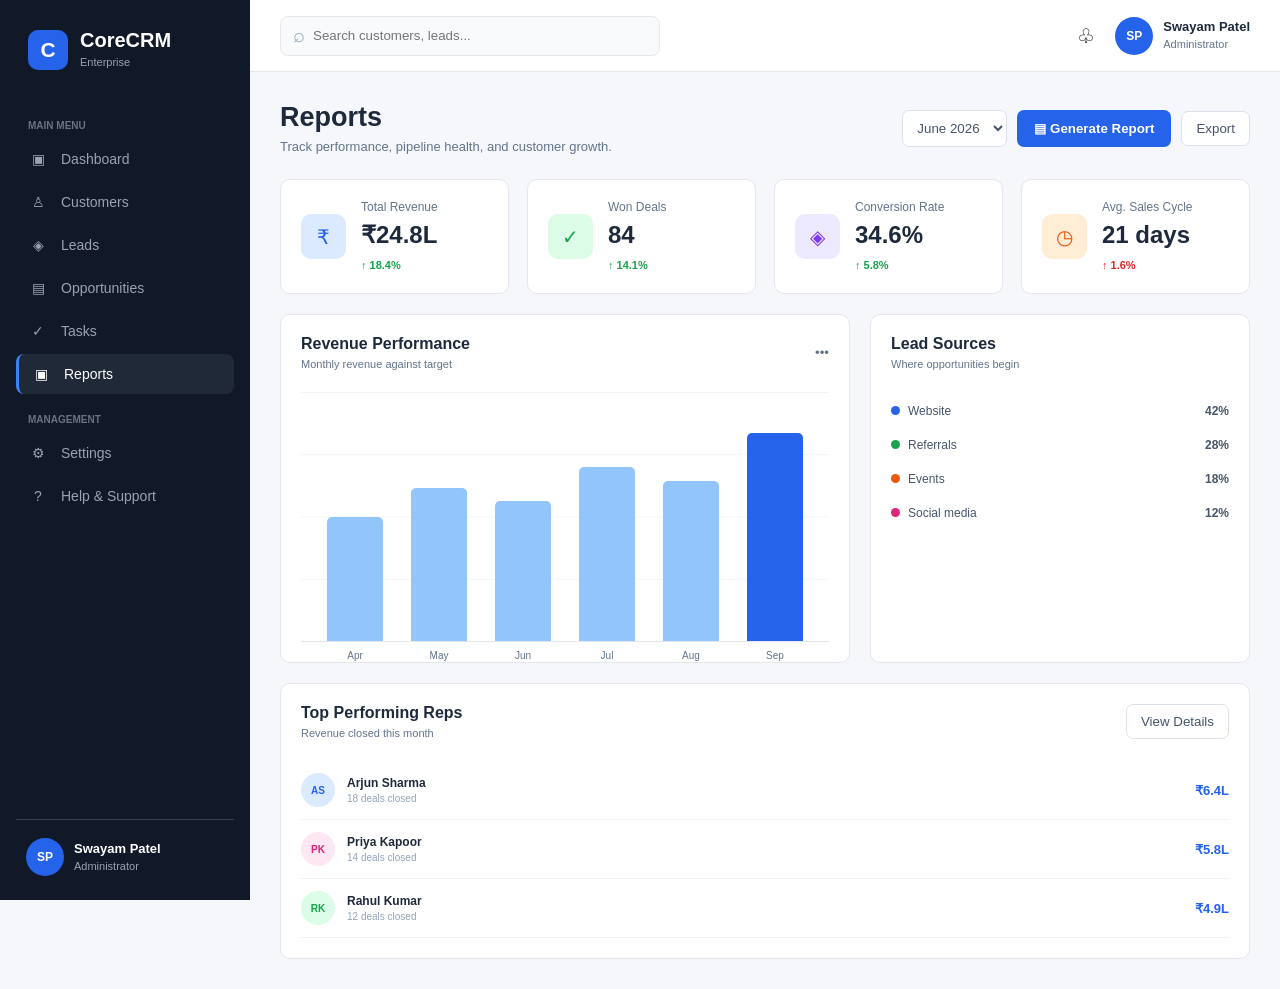
<file: Reports.html>
<!DOCTYPE html>
<html lang="en">
<head>
    <meta charset="UTF-8">
    <meta name="viewport" content="width=device-width, initial-scale=1.0">
    <title>Reports | CoreCRM</title>
    <link rel="stylesheet" href="styles.css">
    <script src="script.js"></script>
</head>
<body>
<div class="app">
    <aside class="sidebar">
        <div class="logo"><div class="logo-icon">C</div><div><h2>CoreCRM</h2><span>Enterprise</span></div></div>
        <nav><p class="menu-title">MAIN MENU</p><a href="index.html" class="nav-item"><span>▣</span> Dashboard</a><a href="Customers.html" class="nav-item"><span>♙</span> Customers</a><a href="Leads.html" class="nav-item"><span>◈</span> Leads</a><a href="Opportunities.html" class="nav-item"><span>▤</span> Opportunities</a><a href="Tasks.html" class="nav-item"><span>✓</span> Tasks</a><a href="Reports.html" class="nav-item active"><span>▣</span> Reports</a><p class="menu-title">MANAGEMENT</p><a href="Settings.html" class="nav-item"><span>⚙</span> Settings</a><a href="Help.html" class="nav-item"><span>?</span> Help &amp; Support</a></nav>
        <div class="user-profile"><div class="avatar">SP</div><div><strong>Swayam Patel</strong><small>Administrator</small></div></div>
    </aside>
    <main class="main">
        <header class="header"><div class="search"><span>⌕</span><input type="text" placeholder="Search customers, leads..."></div><div class="header-right"><button class="notification">♧</button><div class="profile"><div class="avatar">SP</div><div><strong>Swayam Patel</strong><small>Administrator</small></div></div></div></header>
        <section class="content">
            <div class="page-heading"><div><h1>Reports</h1><p>Track performance, pipeline health, and customer growth.</p></div><div class="toolbar-actions"><select id="reportPeriod"><option>June 2026</option><option>July 2026</option></select><button class="primary-btn" id="generateReport">▤ Generate Report</button><button class="outline-btn" id="exportReport">Export</button></div></div>
            <div class="stats compact-stats"><div class="stat-card"><div class="stat-icon blue">₹</div><div><p>Total Revenue</p><h2>₹24.8L</h2><span class="positive">↑ 18.4%</span></div></div><div class="stat-card"><div class="stat-icon green">✓</div><div><p>Won Deals</p><h2>84</h2><span class="positive">↑ 14.1%</span></div></div><div class="stat-card"><div class="stat-icon purple">◈</div><div><p>Conversion Rate</p><h2>34.6%</h2><span class="positive">↑ 5.8%</span></div></div><div class="stat-card"><div class="stat-icon orange">◷</div><div><p>Avg. Sales Cycle</p><h2>21 days</h2><span class="negative">↑ 1.6%</span></div></div></div>
            <div class="dashboard-grid"><div class="panel"><div class="panel-header"><div><h3>Revenue Performance</h3><p>Monthly revenue against target</p></div><button class="more">•••</button></div><div class="report-chart"><div class="report-bars"><div class="report-bar" style="height:54%"><span>Apr</span></div><div class="report-bar" style="height:67%"><span>May</span></div><div class="report-bar" style="height:61%"><span>Jun</span></div><div class="report-bar" style="height:76%"><span>Jul</span></div><div class="report-bar" style="height:70%"><span>Aug</span></div><div class="report-bar highlight" style="height:91%"><span>Sep</span></div></div></div></div>
                <div class="panel"><div class="panel-header"><div><h3>Lead Sources</h3><p>Where opportunities begin</p></div></div><div class="source-list"><div><span><i class="source-dot blue-dot"></i>Website</span><strong>42%</strong></div><div><span><i class="source-dot green-dot"></i>Referrals</span><strong>28%</strong></div><div><span><i class="source-dot orange-dot"></i>Events</span><strong>18%</strong></div><div><span><i class="source-dot pink-dot"></i>Social media</span><strong>12%</strong></div></div></div></div>
            <div class="panel"><div class="panel-header"><div><h3>Top Performing Reps</h3><p>Revenue closed this month</p></div><button class="outline-btn">View Details</button></div><div class="report-reps"><div><div class="customer-avatar a1">AS</div><span><strong>Arjun Sharma</strong><small>18 deals closed</small></span><b>₹6.4L</b></div><div><div class="customer-avatar a2">PK</div><span><strong>Priya Kapoor</strong><small>14 deals closed</small></span><b>₹5.8L</b></div><div><div class="customer-avatar a3">RK</div><span><strong>Rahul Kumar</strong><small>12 deals closed</small></span><b>₹4.9L</b></div></div></div>
            <div class="panel generated-report" id="generatedReport" hidden><div class="panel-header"><div><h3>Generated Report</h3><p id="generatedReportSummary">Generate a report to see the current period summary.</p></div></div><div class="table-container"><table><thead><tr><th>Metric</th><th>Value</th><th>Change</th><th>Action</th></tr></thead><tbody id="generatedReportBody"></tbody></table></div></div>
        </section>
    </main>
</div>
</body>
</html>
</file>
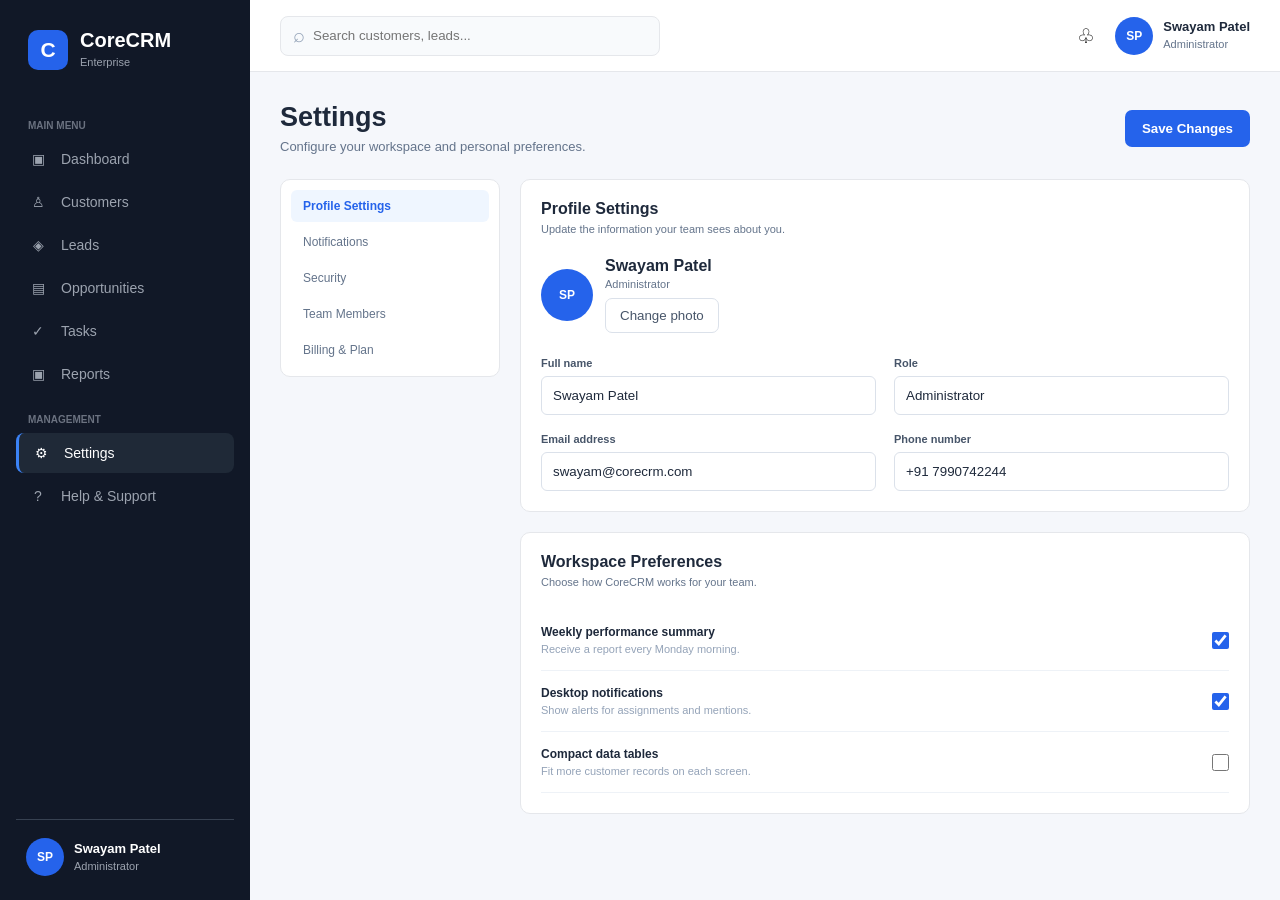
<file: Settings.html>
<!DOCTYPE html>
<html lang="en">
<head>
    <meta charset="UTF-8">
    <meta name="viewport" content="width=device-width, initial-scale=1.0">
    <title>Settings | CoreCRM</title>
    <link rel="stylesheet" href="styles.css">
</head>
<body>
<div class="app">
    <aside class="sidebar">
        <div class="logo"><div class="logo-icon">C</div><div><h2>CoreCRM</h2><span>Enterprise</span></div></div>
        <nav><p class="menu-title">MAIN MENU</p><a href="index.html" class="nav-item"><span>▣</span> Dashboard</a><a href="Customers.html" class="nav-item"><span>♙</span> Customers</a><a href="Leads.html" class="nav-item"><span>◈</span> Leads</a><a href="Opportunities.html" class="nav-item"><span>▤</span> Opportunities</a><a href="Tasks.html" class="nav-item"><span>✓</span> Tasks</a><a href="Reports.html" class="nav-item"><span>▣</span> Reports</a><p class="menu-title">MANAGEMENT</p><a href="Settings.html" class="nav-item active"><span>⚙</span> Settings</a><a href="Help.html" class="nav-item"><span>?</span> Help &amp; Support</a></nav>
        <div class="user-profile"><div class="avatar">SP</div><div><strong>Swayam Patel</strong><small>Administrator</small></div></div>
    </aside>
    <main class="main">
        <header class="header"><div class="search"><span>⌕</span><input type="text" placeholder="Search customers, leads..."></div><div class="header-right"><button class="notification">♧</button><div class="profile"><div class="avatar">SP</div><div><strong>Swayam Patel</strong><small>Administrator</small></div></div></div></header>
        <section class="content">
            <div class="page-heading"><div><h1>Settings</h1><p>Configure your workspace and personal preferences.</p></div><button class="primary-btn">Save Changes</button></div>
            <div class="settings-layout"><aside class="panel settings-menu"><button class="settings-link active">Profile Settings</button><button class="settings-link">Notifications</button><button class="settings-link">Security</button><button class="settings-link">Team Members</button><button class="settings-link">Billing &amp; Plan</button></aside><div class="settings-content"><div class="panel"><div class="panel-header"><div><h3>Profile Settings</h3><p>Update the information your team sees about you.</p></div></div><div class="settings-avatar"><div class="avatar large-avatar">SP</div><div><strong>Swayam Patel</strong><p>Administrator</p><button class="outline-btn">Change photo</button></div></div><div class="form-grid"><label>Full name<input type="text" value="Swayam Patel"></label><label>Role<input type="text" value="Administrator"></label><label>Email address<input type="email" value="swayam@corecrm.com"></label><label>Phone number<input type="tel" value="+91 7990742244"></label></div></div><div class="panel"><div class="panel-header"><div><h3>Workspace Preferences</h3><p>Choose how CoreCRM works for your team.</p></div></div><div class="preference"><span><strong>Weekly performance summary</strong><small>Receive a report every Monday morning.</small></span><input type="checkbox" checked></div><div class="preference"><span><strong>Desktop notifications</strong><small>Show alerts for assignments and mentions.</small></span><input type="checkbox" checked></div><div class="preference"><span><strong>Compact data tables</strong><small>Fit more customer records on each screen.</small></span><input type="checkbox"></div></div></div></div>
        </section>
    </main>
</div>
</body>
</html>
</file>
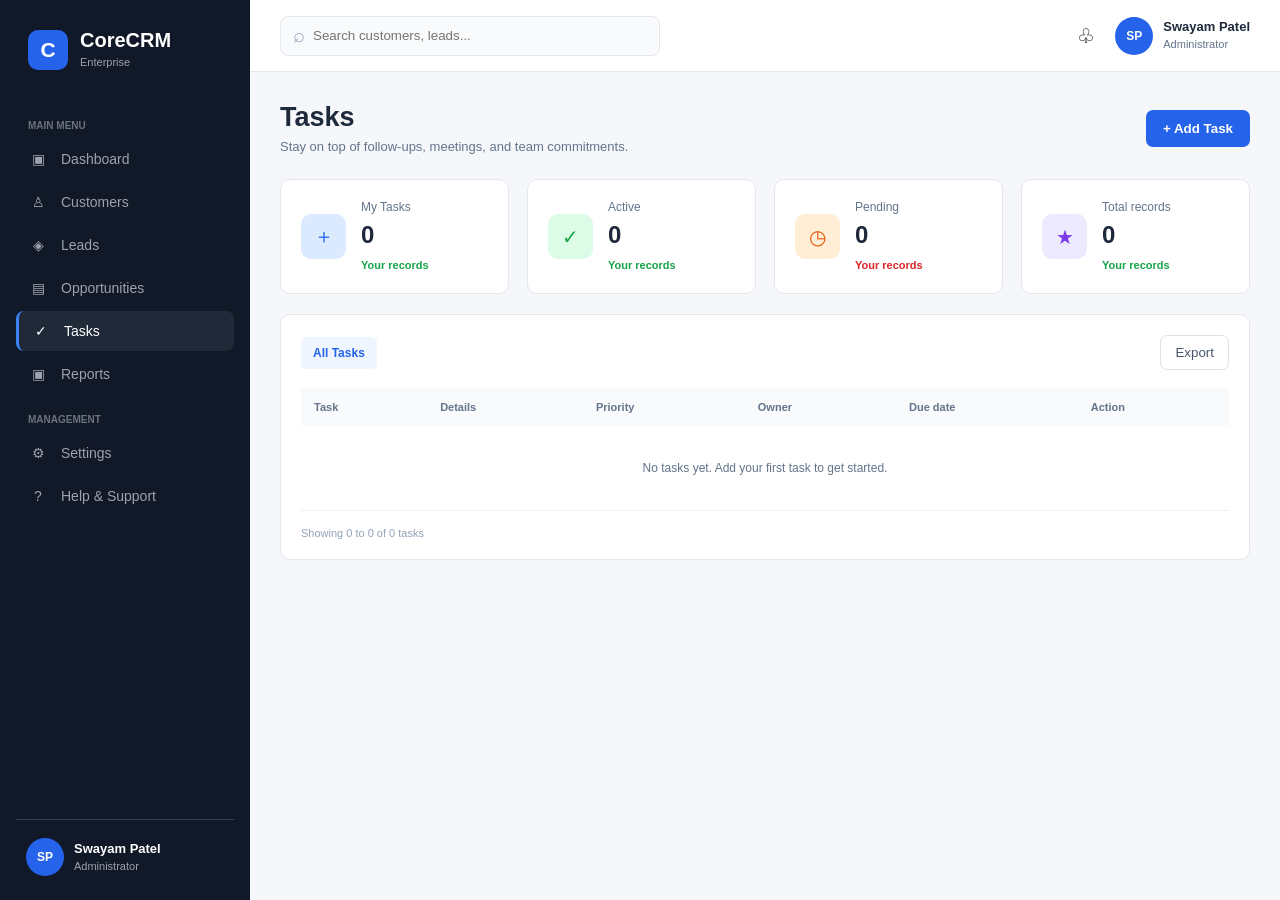
<file: Tasks.html>
<!DOCTYPE html>
<script src="script.js"></script>
<html lang="en"><head><meta charset="UTF-8"><meta name="viewport" content="width=device-width, initial-scale=1.0"><title>Tasks | CoreCRM</title><link rel="stylesheet" href="styles.css"></head>
<body><div class="app"><aside class="sidebar"><div class="logo"><div class="logo-icon">C</div><div><h2>CoreCRM</h2><span>Enterprise</span></div></div><nav><p class="menu-title">MAIN MENU</p><a href="index.html" class="nav-item"><span>▣</span> Dashboard</a><a href="Customers.html" class="nav-item"><span>♙</span> Customers</a><a href="Leads.html" class="nav-item"><span>◈</span> Leads</a><a href="Opportunities.html" class="nav-item"><span>▤</span> Opportunities</a><a href="Tasks.html" class="nav-item active"><span>✓</span> Tasks</a><a href="Reports.html" class="nav-item"><span>▣</span> Reports</a><p class="menu-title">MANAGEMENT</p><a href="Settings.html" class="nav-item"><span>⚙</span> Settings</a><a href="Help.html" class="nav-item"><span>?</span> Help &amp; Support</a></nav><div class="user-profile"><div class="avatar">SP</div><div><strong>Swayam Patel</strong><small>Administrator</small></div></div></aside>
<main class="main"><header class="header"><div class="search"><span>⌕</span><input type="text" placeholder="Search customers, leads..."></div><div class="header-right"><button class="notification">♧</button><div class="profile"><div class="avatar">SP</div><div><strong>Swayam Patel</strong><small>Administrator</small></div></div></div></header><section class="content"><div class="page-heading"><div><h1>Tasks</h1><p>Stay on top of follow-ups, meetings, and team commitments.</p></div><button class="primary-btn">+ Add Task</button></div><div class="stats compact-stats"><div class="stat-card"><div class="stat-icon blue">✓</div><div><p>My Open Tasks</p><h2>24</h2><span class="positive">↑ 3 this week</span></div></div><div class="stat-card"><div class="stat-icon orange">!</div><div><p>Due Today</p><h2>7</h2><span class="negative">2 overdue</span></div></div><div class="stat-card"><div class="stat-icon green">✓</div><div><p>Completed</p><h2>86</h2><span class="positive">↑ 16.2%</span></div></div><div class="stat-card"><div class="stat-icon purple">◷</div><div><p>Team Tasks</p><h2>148</h2><span>Across 6 members</span></div></div></div><div class="panel"><div class="toolbar"><div class="filter-tabs"><button class="filter-tab active">All Tasks</button><button class="filter-tab">My Tasks</button><button class="filter-tab">Completed</button></div><button class="outline-btn">This week</button></div><div class="task-list"><div class="task-row"><input type="checkbox"><div><strong>Call with Arjun Sharma</strong><small>Discuss project requirements · Today, 2:30 PM</small></div><span class="badge pending-status">High priority</span><b>Swayam Patel</b></div><div class="task-row"><input type="checkbox"><div><strong>Prepare Global Solutions proposal</strong><small>Opportunity follow-up · Tomorrow, 11:00 AM</small></div><span class="badge active-status">On track</span><b>Priya Kapoor</b></div><div class="task-row"><input type="checkbox" checked><div><strong>Send onboarding documents</strong><small>Customer success · Completed yesterday</small></div><span class="badge inactive-status">Completed</span><b>Rahul Kumar</b></div></div></div></section></main></div></body></html>
</file>
<file: styles.css>
* {
    margin: 0;
    padding: 0;
    box-sizing: border-box;
}

body {
    font-family: Arial, Helvetica, sans-serif;
    background: #f5f7fb;
    color: #1e293b;
}

button,
input,
select {
    font-family: inherit;
}


/* APP */

.app {
    display: flex;
    min-height: 100vh;
}


/* SIDEBAR */

.sidebar {
    width: 250px;
    background: #111827;
    color: white;
    padding: 24px 16px;
    display: flex;
    flex-direction: column;
    position: fixed;
    height: 100vh;
    left: 0;
    top: 0;
}

.logo {
    display: flex;
    align-items: center;
    gap: 12px;
    padding: 5px 12px 30px;
}

.logo-icon {
    width: 40px;
    height: 40px;
    border-radius: 10px;
    background: #2563eb;
    display: flex;
    align-items: center;
    justify-content: center;
    font-size: 21px;
    font-weight: bold;
}

.logo h2 {
    font-size: 20px;
}

.logo span {
    font-size: 11px;
    color: #9ca3af;
}

.menu-title {
    color: #6b7280;
    font-size: 10px;
    font-weight: bold;
    margin: 20px 12px 8px;
}

.nav-item {
    display: flex;
    align-items: center;
    gap: 13px;
    padding: 12px;
    margin: 3px 0;
    border-radius: 8px;
    color: #9ca3af;
    text-decoration: none;
    font-size: 14px;
    transition: 0.2s;
}

.nav-item:hover,
.nav-item.active {
    background: #1f2937;
    color: white;
}

.nav-item.active {
    border-left: 3px solid #3b82f6;
}

.nav-item span {
    width: 20px;
    text-align: center;
}


/* USER PROFILE */

.user-profile {
    margin-top: auto;
    border-top: 1px solid #374151;
    padding: 18px 10px 0;
    display: flex;
    gap: 10px;
    align-items: center;
}

.user-profile strong {
    display: block;
    font-size: 13px;
}

.user-profile small {
    color: #9ca3af;
    font-size: 11px;
}


/* AVATAR */

.avatar {
    width: 38px;
    height: 38px;
    border-radius: 50%;
    background: #2563eb;
    color: white;
    display: flex;
    align-items: center;
    justify-content: center;
    font-weight: bold;
    font-size: 12px;
}


/* MAIN */

.main {
    margin-left: 250px;
    width: calc(100% - 250px);
}


/* HEADER */

.header {
    height: 72px;
    background: white;
    border-bottom: 1px solid #e5e7eb;
    display: flex;
    align-items: center;
    justify-content: space-between;
    padding: 0 30px;
}

.search {
    width: 380px;
    height: 40px;
    background: #f8fafc;
    border: 1px solid #e5e7eb;
    border-radius: 8px;
    display: flex;
    align-items: center;
    padding: 0 12px;
    gap: 8px;
}

.search span {
    font-size: 20px;
    color: #94a3b8;
}

.search input {
    border: none;
    outline: none;
    background: transparent;
    width: 100%;
}

.header-right {
    display: flex;
    align-items: center;
    gap: 20px;
}

.notification {
    border: none;
    background: none;
    font-size: 20px;
    cursor: pointer;
}

.profile {
    display: flex;
    align-items: center;
    gap: 10px;
}

.profile strong {
    display: block;
    font-size: 13px;
}

.profile small {
    color: #64748b;
    font-size: 11px;
}


/* CONTENT */

.content {
    padding: 30px;
}

.page-heading {
    display: flex;
    align-items: center;
    justify-content: space-between;
    margin-bottom: 25px;
}

.page-heading h1 {
    font-size: 27px;
    margin-bottom: 6px;
}

.page-heading p {
    color: #64748b;
    font-size: 13px;
}


/* BUTTONS */

.primary-btn {
    background: #2563eb;
    border: none;
    color: white;
    padding: 11px 17px;
    border-radius: 7px;
    cursor: pointer;
    font-weight: 600;
}

.primary-btn:hover {
    background: #1d4ed8;
}

.outline-btn {
    background: white;
    border: 1px solid #dbe1ea;
    padding: 9px 14px;
    border-radius: 7px;
    cursor: pointer;
    color: #475569;
}

.outline-btn:hover {
    background: #f8fafc;
}


/* STATISTICS */

.stats {
    display: grid;
    grid-template-columns: repeat(4, 1fr);
    gap: 18px;
    margin-bottom: 20px;
}

.stat-card {
    background: white;
    border: 1px solid #e5e7eb;
    border-radius: 10px;
    padding: 20px;
    display: flex;
    gap: 15px;
    align-items: center;
}

.stat-card p {
    font-size: 12px;
    color: #64748b;
    margin-bottom: 7px;
}

.stat-card h2 {
    font-size: 24px;
    margin-bottom: 6px;
}

.stat-card small {
    font-size: 10px;
    color: #94a3b8;
}

.positive {
    color: #16a34a;
    font-size: 11px;
    font-weight: bold;
}

.negative {
    color: #dc2626;
    font-size: 11px;
    font-weight: bold;
}

.stat-icon {
    width: 45px;
    height: 45px;
    border-radius: 10px;
    display: flex;
    align-items: center;
    justify-content: center;
    font-size: 20px;
}

.blue {
    background: #dbeafe;
    color: #2563eb;
}

.purple {
    background: #ede9fe;
    color: #7c3aed;
}

.green {
    background: #dcfce7;
    color: #16a34a;
}

.orange {
    background: #ffedd5;
    color: #ea580c;
}


/* PANELS */

.panel {
    background: white;
    border: 1px solid #e5e7eb;
    border-radius: 10px;
    padding: 20px;
}

.panel-header {
    display: flex;
    justify-content: space-between;
    align-items: center;
    margin-bottom: 22px;
}

.panel-header h3,
.panel h3 {
    font-size: 16px;
    margin-bottom: 5px;
}

.panel-header p {
    font-size: 11px;
    color: #64748b;
}

.panel-header select {
    padding: 8px 10px;
    border: 1px solid #e5e7eb;
    border-radius: 6px;
    color: #64748b;
}


/* DASHBOARD GRID */

.dashboard-grid {
    display: grid;
    grid-template-columns: 1.5fr 1fr;
    gap: 20px;
    margin-bottom: 20px;
}


/* CHART */

.chart {
    height: 245px;
    display: flex;
    position: relative;
}

.y-axis {
    width: 45px;
    display: flex;
    flex-direction: column;
    justify-content: space-between;
    color: #94a3b8;
    font-size: 10px;
    padding-bottom: 25px;
}

.bars {
    flex: 1;
    display: flex;
    align-items: flex-end;
    justify-content: space-around;
    border-bottom: 1px solid #e5e7eb;
    background-image: linear-gradient(#f1f5f9 1px, transparent 1px);
    background-size: 100% 20%;
    padding: 0 15px;
}

.bar-column {
    height: 100%;
    display: flex;
    flex-direction: column;
    justify-content: flex-end;
    align-items: center;
    gap: 8px;
    width: 45px;
}

.bar {
    width: 30px;
    background: #93c5fd;
    border-radius: 5px 5px 0 0;
}

.bar.current {
    background: #2563eb;
}

.bar-column span {
    font-size: 10px;
    color: #64748b;
}


/* PIPELINE */

.pipeline-row {
    margin-bottom: 21px;
}

.pipeline-info {
    display: flex;
    justify-content: space-between;
    margin-bottom: 8px;
    font-size: 12px;
}

.pipeline-info span {
    color: #475569;
}

.pipeline-info strong {
    color: #1e293b;
}

.progress {
    width: 100%;
    height: 7px;
    background: #e5e7eb;
    border-radius: 20px;
    overflow: hidden;
}

.progress div {
    height: 100%;
    background: #2563eb;
    border-radius: 20px;
}

.pipeline-row small {
    color: #94a3b8;
    font-size: 10px;
    display: block;
    margin-top: 5px;
}


/* TABLE */

.customers-panel {
    margin-bottom: 20px;
}

.table-container {
    overflow-x: auto;
}

table {
    width: 100%;
    border-collapse: collapse;
}

th {
    text-align: left;
    background: #f8fafc;
    color: #64748b;
    font-size: 11px;
    padding: 13px;
    font-weight: 600;
}

td {
    padding: 15px 13px;
    border-bottom: 1px solid #eef2f7;
    font-size: 12px;
}

.customer {
    display: flex;
    align-items: center;
    gap: 10px;
}

.customer strong {
    display: block;
}

.customer small {
    display: block;
    color: #94a3b8;
    margin-top: 3px;
}

.customer-avatar {
    width: 34px;
    height: 34px;
    border-radius: 50%;
    display: flex;
    align-items: center;
    justify-content: center;
    font-size: 10px;
    font-weight: bold;
}

.a1 {
    background: #dbeafe;
    color: #2563eb;
}

.a2 {
    background: #fce7f3;
    color: #db2777;
}

.a3 {
    background: #dcfce7;
    color: #16a34a;
}

.a4 {
    background: #fef3c7;
    color: #d97706;
}

.badge {
    padding: 5px 9px;
    border-radius: 20px;
    font-size: 10px;
    font-weight: 600;
}

.active-status {
    background: #dcfce7;
    color: #15803d;
}

.pending-status {
    background: #fef3c7;
    color: #a16207;
}

.inactive-status {
    background: #f1f5f9;
    color: #64748b;
}

.action,
.more {
    border: none;
    background: none;
    cursor: pointer;
    color: #64748b;
}

.delete-btn {
    border: 1px solid #fecaca;
    background: #fff7f7;
    color: #dc2626;
    padding: 6px 9px;
    border-radius: 6px;
    cursor: pointer;
    font-size: 11px;
}

.delete-btn:hover {
    background: #fee2e2;
}

.empty-state {
    color: #64748b;
    text-align: center;
    padding: 35px 15px;
}


/* BOTTOM */

.bottom-grid {
    display: grid;
    grid-template-columns: 1.5fr 1fr;
    gap: 20px;
}

.activity {
    display: flex;
    gap: 13px;
    padding: 14px 0;
    border-bottom: 1px solid #eef2f7;
}

.activity-icon {
    width: 36px;
    height: 36px;
    border-radius: 8px;
    background: #eff6ff;
    color: #2563eb;
    display: flex;
    align-items: center;
    justify-content: center;
}

.activity strong {
    font-size: 12px;
}

.activity p {
    font-size: 11px;
    color: #64748b;
    margin: 4px 0;
}

.activity small {
    font-size: 10px;
    color: #94a3b8;
}

.quick-panel {
    display: flex;
    flex-direction: column;
    gap: 10px;
}

.quick-panel h3 {
    margin-bottom: 8px;
}

.quick-panel button {
    background: #f8fafc;
    border: 1px solid #e5e7eb;
    padding: 12px;
    border-radius: 7px;
    text-align: left;
    cursor: pointer;
    color: #334155;
}

.quick-panel button:hover {
    background: #eff6ff;
}

/* INNER PAGES */

.compact-stats {
    margin-bottom: 20px;
}

.toolbar,
.toolbar-actions,
.filter-tabs,
.table-footer,
.settings-avatar,
.preference,
.report-reps > div {
    display: flex;
    align-items: center;
}

.toolbar {
    justify-content: space-between;
    gap: 16px;
    margin-bottom: 18px;
}

.toolbar-actions {
    gap: 10px;
}

.toolbar-actions select,
.toolbar select {
    padding: 9px 10px;
    border: 1px solid #dbe1ea;
    border-radius: 7px;
    color: #475569;
    background: white;
}

.filter-tabs {
    gap: 4px;
}

.filter-tab,
.settings-link {
    border: none;
    background: transparent;
    color: #64748b;
    cursor: pointer;
    padding: 9px 12px;
    border-radius: 6px;
    font-size: 12px;
}

.filter-tab.active,
.filter-tab:hover,
.settings-link.active,
.settings-link:hover {
    background: #eff6ff;
    color: #2563eb;
    font-weight: 600;
}

.table-footer {
    justify-content: space-between;
    padding-top: 16px;
    color: #94a3b8;
    font-size: 11px;
}

.table-footer > div {
    display: flex;
    gap: 8px;
}

.report-chart {
    height: 250px;
    padding: 20px 12px 0;
    border-bottom: 1px solid #e5e7eb;
    background-image: linear-gradient(#f1f5f9 1px, transparent 1px);
    background-size: 100% 25%;
}

.report-bars {
    height: 100%;
    display: flex;
    align-items: flex-end;
    justify-content: space-around;
}

.report-bar {
    width: 11%;
    min-height: 25px;
    background: #93c5fd;
    border-radius: 5px 5px 0 0;
    position: relative;
}

.report-bar.highlight {
    background: #2563eb;
}

.report-bar span {
    position: absolute;
    top: calc(100% + 9px);
    width: 100%;
    text-align: center;
    color: #64748b;
    font-size: 10px;
}

.source-list {
    display: flex;
    flex-direction: column;
    gap: 20px;
    padding-top: 12px;
}

.source-list > div {
    display: flex;
    justify-content: space-between;
    color: #475569;
    font-size: 12px;
}

.source-dot {
    display: inline-block;
    width: 9px;
    height: 9px;
    border-radius: 50%;
    margin-right: 8px;
}

.blue-dot { background: #2563eb; }
.green-dot { background: #16a34a; }
.orange-dot { background: #ea580c; }
.pink-dot { background: #db2777; }

.report-reps {
    display: flex;
    flex-direction: column;
}

.report-reps > div {
    gap: 12px;
    padding: 12px 0;
    border-bottom: 1px solid #eef2f7;
}

.report-reps span {
    flex: 1;
}

.report-reps strong,
.report-reps small {
    display: block;
}

.report-reps strong { font-size: 12px; }
.report-reps small { color: #94a3b8; font-size: 10px; margin-top: 3px; }
.report-reps b { font-size: 13px; color: #2563eb; }

.settings-layout {
    display: grid;
    grid-template-columns: 220px 1fr;
    gap: 20px;
    align-items: start;
}

.settings-menu {
    display: flex;
    flex-direction: column;
    gap: 4px;
    padding: 10px;
}

.settings-link {
    text-align: left;
}

.settings-content {
    display: flex;
    flex-direction: column;
    gap: 20px;
}

.settings-avatar {
    gap: 12px;
    margin-bottom: 24px;
}

.large-avatar {
    width: 52px;
    height: 52px;
}

.settings-avatar p {
    color: #64748b;
    font-size: 11px;
    margin: 3px 0 8px;
}

.form-grid {
    display: grid;
    grid-template-columns: repeat(2, 1fr);
    gap: 18px;
}

.form-grid label {
    color: #475569;
    font-size: 11px;
    font-weight: 600;
}

.form-grid input {
    display: block;
    width: 100%;
    margin-top: 7px;
    padding: 11px;
    border: 1px solid #dbe1ea;
    border-radius: 6px;
    color: #1e293b;
}

.preference {
    justify-content: space-between;
    gap: 15px;
    padding: 15px 0;
    border-bottom: 1px solid #eef2f7;
}

.preference strong,
.preference small {
    display: block;
}

.preference strong { font-size: 12px; }
.preference small { color: #94a3b8; font-size: 11px; margin-top: 4px; }
.preference input { accent-color: #2563eb; width: 17px; height: 17px; }

.pipeline-board {
    display: grid;
    grid-template-columns: repeat(3, 1fr);
    gap: 18px;
}

.deal-card {
    border: 1px solid #eef2f7;
    border-left: 3px solid #93c5fd;
    border-radius: 7px;
    padding: 14px;
    margin-top: 12px;
}

.deal-card strong,
.deal-card span,
.deal-card b {
    display: block;
}

.deal-card strong { font-size: 12px; }
.deal-card span { color: #64748b; font-size: 11px; margin: 7px 0 12px; }
.deal-card b { color: #2563eb; font-size: 13px; }

.task-list {
    display: flex;
    flex-direction: column;
}

.task-row {
    display: grid;
    grid-template-columns: 20px 1fr auto 110px;
    align-items: center;
    gap: 14px;
    padding: 16px 0;
    border-bottom: 1px solid #eef2f7;
}

.task-row input { accent-color: #2563eb; width: 16px; height: 16px; }
.task-row strong, .task-row small { display: block; }
.task-row strong { font-size: 12px; }
.task-row small { color: #94a3b8; font-size: 11px; margin-top: 4px; }
.task-row b { color: #64748b; font-size: 11px; font-weight: 500; }

.support-search { margin-bottom: 20px; }
.support-search h3 { margin-bottom: 16px; }
.support-input { width: 100%; }

.support-grid {
    display: grid;
    grid-template-columns: 1.4fr 1fr;
    gap: 20px;
}

.help-link {
    display: flex;
    align-items: center;
    gap: 12px;
    padding: 14px 0;
    border-bottom: 1px solid #eef2f7;
    color: #1e293b;
    text-decoration: none;
}

.help-link > span:nth-child(2) { flex: 1; }
.help-link strong, .help-link small { display: block; }
.help-link strong { font-size: 12px; }
.help-link small { color: #94a3b8; font-size: 11px; margin-top: 4px; }
.help-link b { color: #94a3b8; font-size: 20px; font-weight: 400; }
.support-status { display: flex; align-items: center; gap: 9px; font-size: 12px; margin: 18px 0 12px; }
.status-light { width: 10px; height: 10px; border-radius: 50%; background: #16a34a; }
.support-copy { color: #64748b; font-size: 12px; line-height: 1.6; margin-bottom: 20px; }


/* MODAL */

.modal-overlay {
    position: fixed;
    inset: 0;
    background: rgba(15, 23, 42, 0.55);
    display: none;
    align-items: center;
    justify-content: center;
    z-index: 100;
}

.modal {
    background: white;
    width: 420px;
    max-width: 90%;
    border-radius: 12px;
    padding: 25px;
}

.modal-header {
    display: flex;
    justify-content: space-between;
    margin-bottom: 20px;
}

.modal-header h2 {
    font-size: 20px;
}

.modal-header button {
    border: none;
    background: none;
    font-size: 25px;
    cursor: pointer;
}

.modal form {
    display: flex;
    flex-direction: column;
}

.modal label {
    font-size: 12px;
    font-weight: 600;
    margin: 10px 0 6px;
}

.modal input {
    padding: 11px;
    border: 1px solid #dbe1ea;
    border-radius: 6px;
    outline: none;
}

.modal input:focus {
    border-color: #2563eb;
}

.modal-actions {
    display: flex;
    justify-content: flex-end;
    gap: 10px;
    margin-top: 20px;
}


/* RESPONSIVE */

@media (max-width: 1100px) {

    .stats {
        grid-template-columns: repeat(2, 1fr);
    }

    .dashboard-grid,
    .bottom-grid {
        grid-template-columns: 1fr;
    }
}

@media (max-width: 750px) {

    .sidebar {
        width: 70px;
        padding: 20px 10px;
    }

    .logo div:not(.logo-icon),
    .nav-item:not(.active)::after,
    .nav-item {
        font-size: 0;
    }

    .logo > div:not(.logo-icon) {
        display: none;
    }

    .nav-item span {
        font-size: 18px;
    }

    .menu-title,
    .user-profile div:not(.avatar) {
        display: none;
    }

    .main {
        margin-left: 70px;
        width: calc(100% - 70px);
    }

    .header {
        padding: 0 15px;
    }

    .search {
        width: 220px;
    }

    .profile div:last-child {
        display: none;
    }

    .content {
        padding: 20px 15px;
    }

    .stats {
        grid-template-columns: 1fr;
    }

    .page-heading {
        align-items: flex-start;
        gap: 15px;
        flex-direction: column;
    }

    .toolbar,
    .toolbar-actions {
        align-items: stretch;
        flex-direction: column;
    }

    .filter-tabs {
        overflow-x: auto;
    }

    .filter-tab {
        white-space: nowrap;
    }

    .table-footer {
        align-items: flex-start;
        flex-direction: column;
        gap: 12px;
    }

    .settings-layout,
    .form-grid,
    .pipeline-board,
    .support-grid {
        grid-template-columns: 1fr;
    }

    .settings-menu {
        display: grid;
        grid-template-columns: repeat(2, 1fr);
    }

    .report-chart {
        height: 210px;
    }

    .task-row {
        grid-template-columns: 20px 1fr auto;
    }

    .task-row b {
        display: none;
    }

    .customers-panel .table-container {
        margin: 0 -20px;
    }
}

/* LANDING AND AUTH PAGES */

.landing-page {
    background: #eef4ff;
    color: #172554;
}

.landing-page > .app {
    display: none;
}

.landing-shell {
    min-height: 100vh;
    display: flex;
    flex-direction: column;
    background: radial-gradient(circle at 84% 12%, #dbeafe 0, transparent 34%), #eef4ff;
}

.site-nav,
.landing-main,
.site-footer {
    width: min(1120px, calc(100% - 48px));
    margin: 0 auto;
}

.site-nav {
    display: flex;
    align-items: center;
    justify-content: space-between;
    padding: 24px 0;
}

.brand {
    display: inline-flex;
    align-items: center;
    gap: 10px;
    color: #172554;
    text-decoration: none;
}

.brand-mark {
    width: 38px;
    height: 38px;
    display: grid;
    place-items: center;
    border-radius: 10px;
    background: #2563eb;
    color: white;
    font-weight: bold;
    font-size: 19px;
}

.brand strong,
.brand small {
    display: block;
}

.brand strong {
    font-size: 17px;
}

.brand small {
    margin-top: 2px;
    color: #64748b;
    font-size: 10px;
    letter-spacing: .08em;
    text-transform: uppercase;
}

.site-links,
.hero-actions,
.footer-links {
    display: flex;
    align-items: center;
    gap: 24px;
}

.site-links a,
.footer-links a,
.text-link,
.auth-switch a,
.auth-footer a {
    color: #475569;
    text-decoration: none;
    font-size: 13px;
}

.site-links a:hover,
.site-links a.active,
.footer-links a:hover,
.text-link,
.auth-switch a,
.auth-footer a {
    color: #2563eb;
}

.site-link-button {
    padding: 9px 14px;
    border: 1px solid #bfdbfe;
    border-radius: 7px;
    background: white;
}

.landing-main {
    flex: 1;
}

.landing-hero {
    min-height: 560px;
    display: grid;
    grid-template-columns: 1fr .92fr;
    align-items: center;
    gap: 72px;
    padding: 50px 0 78px;
}

.eyebrow {
    color: #2563eb;
    font-size: 11px;
    font-weight: bold;
    letter-spacing: .12em;
    text-transform: uppercase;
}

.hero-copy h1 {
    max-width: 560px;
    margin: 13px 0 18px;
    color: #172554;
    font-size: clamp(42px, 6vw, 72px);
    line-height: 1.02;
    letter-spacing: -0.02em;
}

.hero-text {
    max-width: 510px;
    color: #64748b;
    font-size: 17px;
    line-height: 1.65;
}

.hero-actions {
    margin-top: 30px;
    gap: 22px;
}

.text-link span {
    margin-left: 4px;
    font-size: 17px;
}

.hero-visual {
    padding: 18px;
    border: 1px solid #bfdbfe;
    border-radius: 14px;
    background: rgba(255, 255, 255, .78);
    box-shadow: 0 22px 55px rgba(37, 99, 235, .13);
}

.preview-top {
    display: flex;
    align-items: center;
    gap: 6px;
    padding-bottom: 18px;
    color: #64748b;
    font-size: 11px;
}

.preview-top span {
    width: 7px;
    height: 7px;
    border-radius: 50%;
    background: #93c5fd;
}

.preview-top b {
    margin-left: 7px;
    font-weight: 600;
}

.preview-grid {
    display: grid;
    grid-template-columns: 1.2fr .8fr;
    gap: 12px;
}

.preview-card {
    min-height: 122px;
    display: flex;
    flex-direction: column;
    justify-content: center;
    padding: 16px;
    border: 1px solid #e0e7ff;
    border-radius: 9px;
    background: #f8fbff;
}

.preview-card small {
    color: #64748b;
    font-size: 11px;
}

.preview-card strong {
    margin-top: 8px;
    color: #172554;
    font-size: 26px;
}

.preview-card em {
    margin-top: 5px;
    color: #16a34a;
    font-size: 11px;
    font-style: normal;
    font-weight: bold;
}

.preview-wide {
    grid-column: span 2;
}

.preview-bars,
.preview-lines {
    display: flex;
    align-items: flex-end;
    gap: 7px;
    height: 44px;
    margin-top: 13px;
}

.preview-bars i {
    width: 18%;
    height: 45%;
    border-radius: 4px 4px 0 0;
    background: #93c5fd;
}

.preview-bars i:nth-child(2) { height: 62%; }
.preview-bars i:nth-child(3) { height: 50%; }
.preview-bars i:nth-child(4) { height: 78%; background: #60a5fa; }
.preview-bars i:nth-child(5) { height: 92%; background: #2563eb; }

.preview-lines {
    display: block;
}

.preview-lines i {
    display: block;
    width: 82%;
    height: 6px;
    margin: 8px 0;
    border-radius: 5px;
    background: #dbeafe;
}

.preview-lines i:nth-child(2) { width: 64%; background: #bfdbfe; }
.preview-lines i:nth-child(3) { width: 74%; background: #93c5fd; }

.landing-features {
    display: grid;
    grid-template-columns: repeat(3, 1fr);
    gap: 18px;
    padding-bottom: 70px;
}

.landing-features > div {
    padding: 24px 0;
    border-top: 1px solid #bfdbfe;
}

.feature-icon {
    color: #2563eb;
    font-size: 20px;
}

.landing-features h2 {
    margin: 14px 0 8px;
    color: #172554;
    font-size: 16px;
}

.landing-features p {
    max-width: 280px;
    color: #64748b;
    font-size: 12px;
    line-height: 1.6;
}

.site-footer {
    display: flex;
    align-items: center;
    justify-content: space-between;
    gap: 22px;
    padding: 22px 0;
    border-top: 1px solid #bfdbfe;
    color: #64748b;
    font-size: 11px;
}

.site-footer strong,
.site-footer span {
    display: block;
}

.site-footer strong {
    color: #172554;
    font-size: 13px;
}

.site-footer > div:first-child span {
    margin-top: 4px;
}

.auth-page {
    min-height: 100vh;
    display: grid;
    place-items: center;
    padding: 30px 16px;
    background: radial-gradient(circle at 50% 0, #dbeafe 0, transparent 42%), #f5f7fb;
}

.auth-shell {
    width: min(100%, 430px);
}

.auth-brand {
    justify-content: center;
    margin-bottom: 22px;
}

.auth-card {
    padding: 34px;
    border: 1px solid #e2e8f0;
    border-radius: 12px;
    background: white;
    box-shadow: 0 18px 45px rgba(15, 23, 42, .08);
}

.auth-card h1 {
    margin: 9px 0 8px;
    color: #172554;
    font-size: 26px;
}

.auth-intro {
    color: #64748b;
    font-size: 13px;
    line-height: 1.6;
}

.auth-form {
    display: flex;
    flex-direction: column;
    margin-top: 24px;
}

.auth-form label {
    margin: 13px 0 6px;
    color: #334155;
    font-size: 12px;
    font-weight: 600;
}

.auth-form input {
    width: 100%;
    padding: 12px;
    border: 1px solid #dbe1ea;
    border-radius: 7px;
    outline: none;
    color: #1e293b;
}

.auth-form input:focus {
    border-color: #2563eb;
    box-shadow: 0 0 0 3px #dbeafe;
}

.auth-submit {
    width: 100%;
    margin-top: 22px;
}

.auth-message {
    min-height: 18px;
    margin-top: 13px;
    color: #dc2626;
    font-size: 12px;
}

.auth-message.success {
    color: #15803d;
}

.auth-switch,
.auth-footer {
    text-align: center;
    color: #64748b;
    font-size: 12px;
}

.auth-switch {
    margin-top: 22px;
}

.auth-footer {
    margin-top: 20px;
}

@media (max-width: 750px) {
    .site-nav,
    .landing-main,
    .site-footer {
        width: min(100% - 30px, 560px);
    }

    .site-nav {
        padding: 18px 0;
    }

    .site-links {
        gap: 12px;
    }

    .site-links a {
        font-size: 12px;
    }

    .landing-hero {
        display: flex;
        flex-direction: column;
        align-items: stretch;
        gap: 34px;
        padding: 45px 0 55px;
    }

    .hero-copy h1 {
        font-size: 46px;
    }

    .hero-text {
        font-size: 15px;
    }

    .hero-actions {
        align-items: flex-start;
        flex-direction: column;
        gap: 18px;
    }

    .landing-features {
        grid-template-columns: 1fr;
        gap: 0;
        padding-bottom: 36px;
    }

    .site-footer {
        align-items: flex-start;
        flex-direction: column;
    }

    .footer-links {
        gap: 16px;
    }

    .auth-card {
        padding: 26px 22px;
    }
}
</file>
